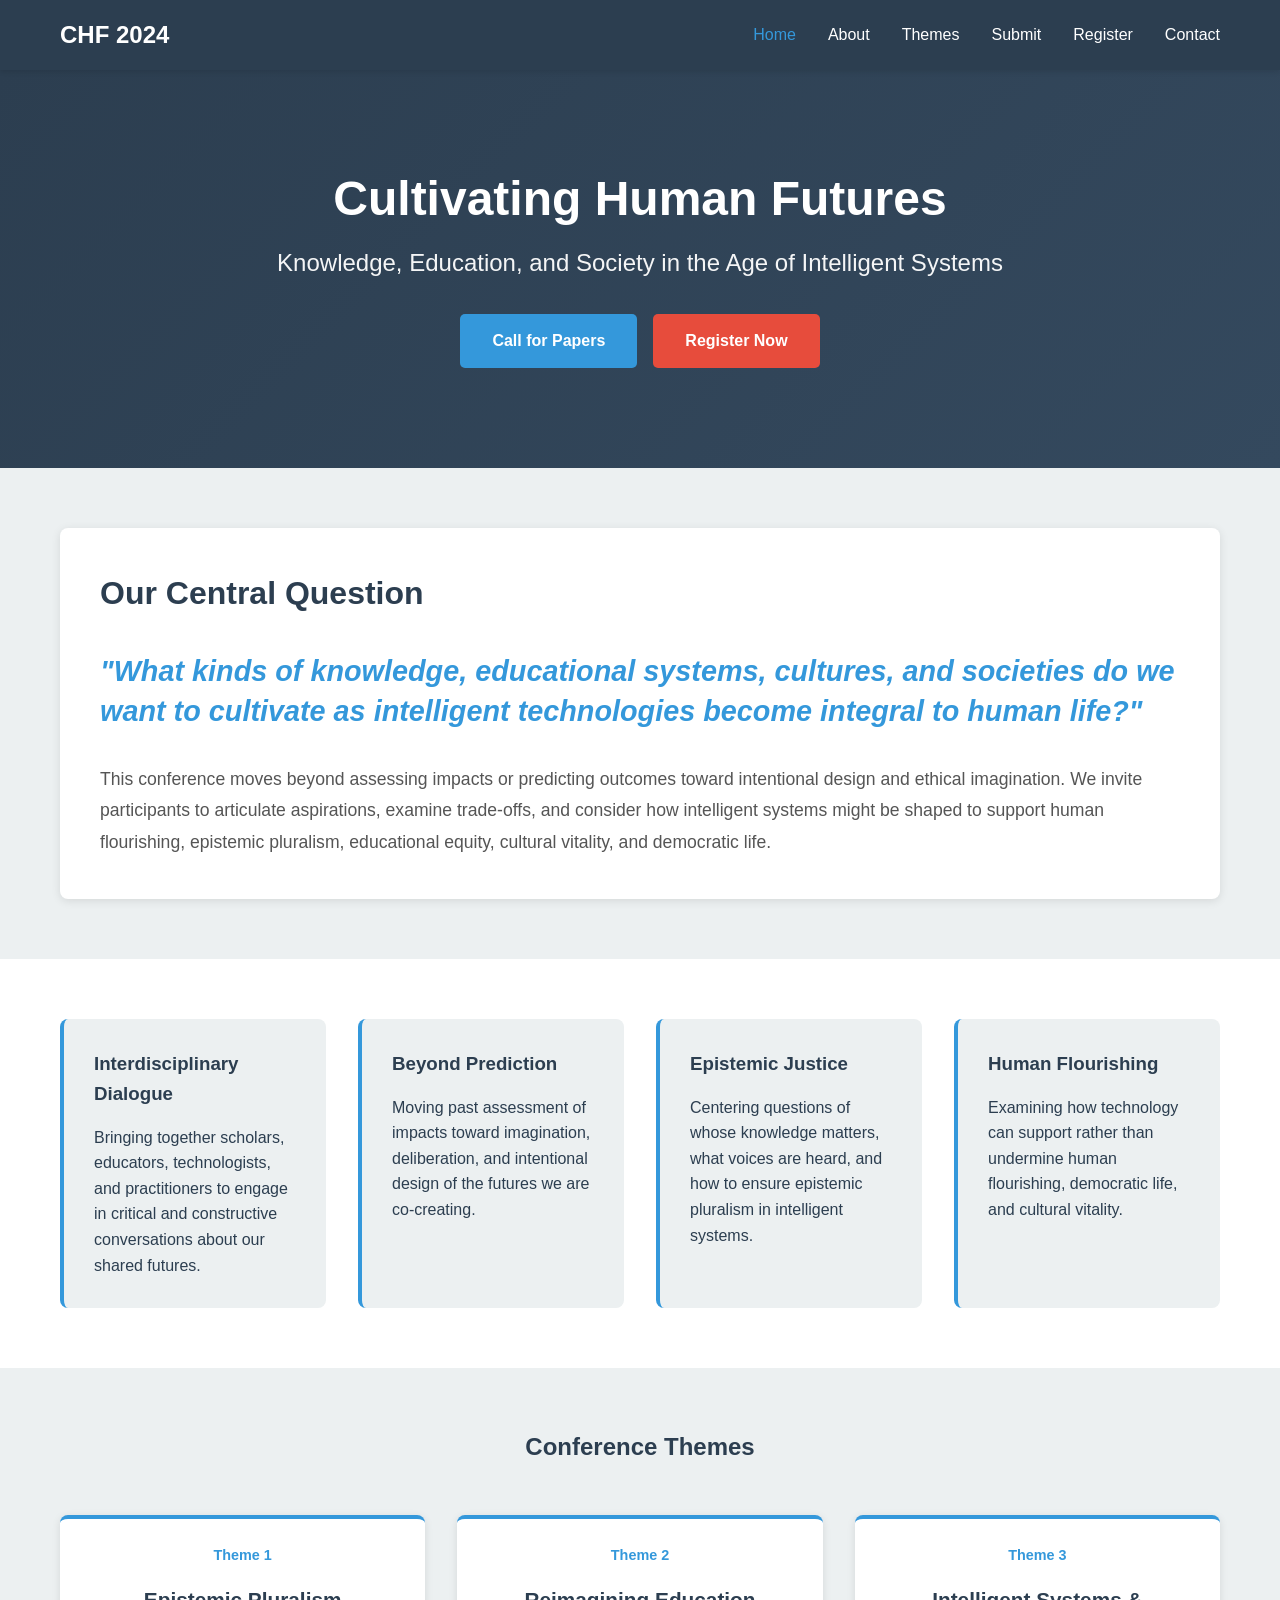
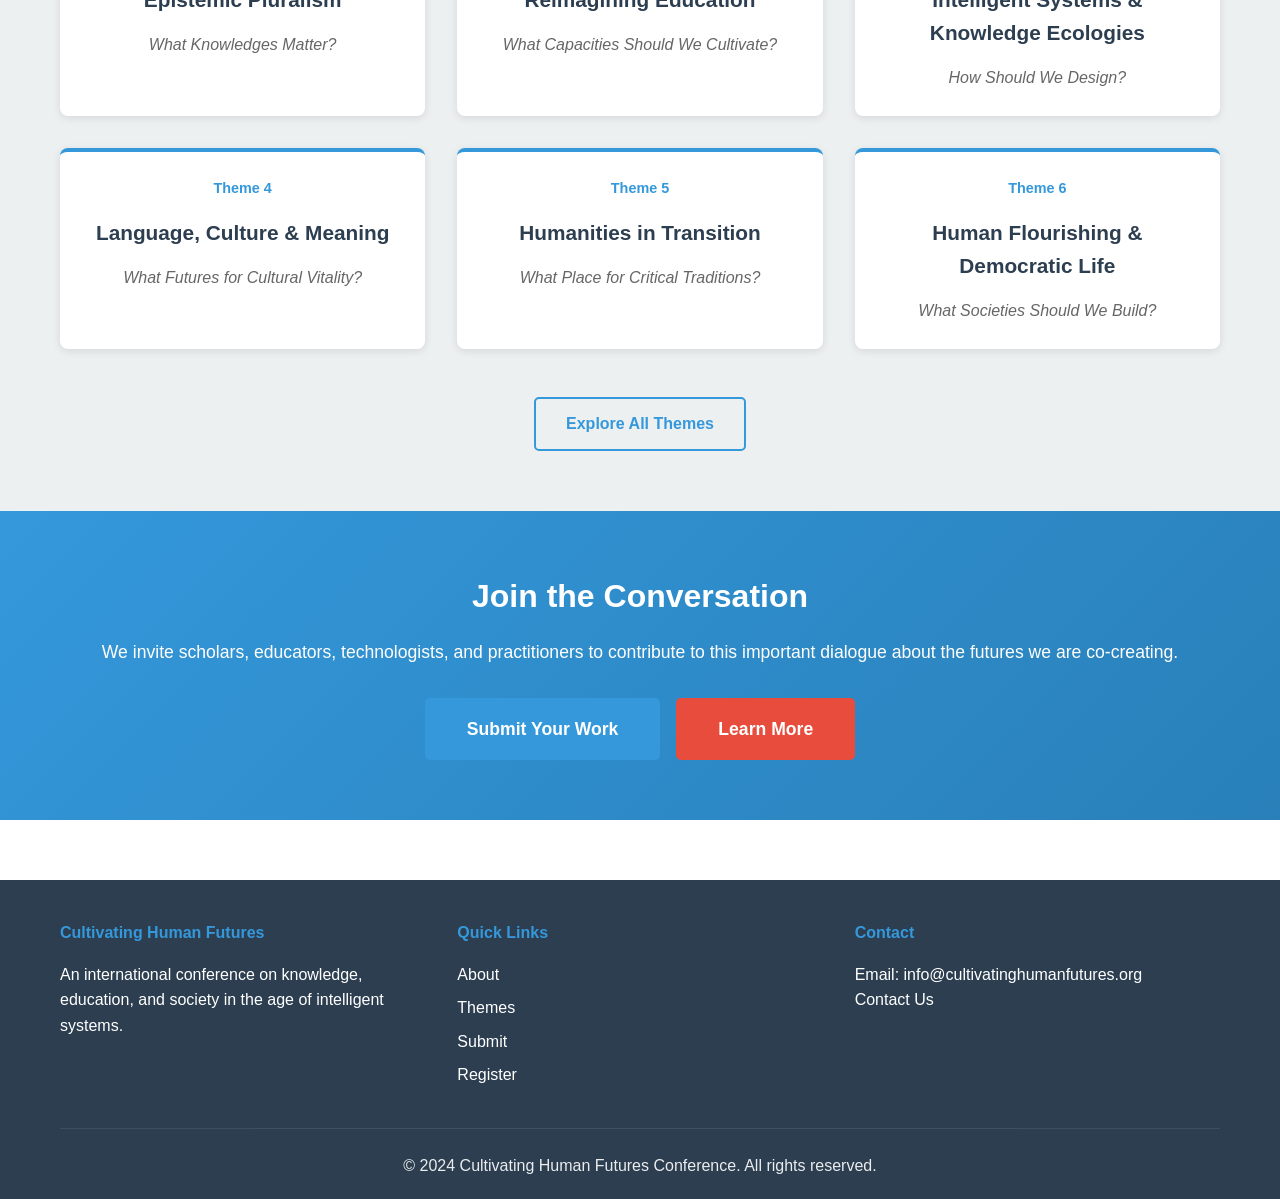
<file: index.html>
<!DOCTYPE html>
<html lang="en">
<head>
    <meta charset="UTF-8">
    <meta name="viewport" content="width=device-width, initial-scale=1.0">
    <title>Cultivating Human Futures - International Conference</title>
    <link rel="stylesheet" href="styles.css">
</head>
<body>
    <!-- Navigation -->
    <nav class="navbar">
        <div class="container">
            <div class="logo">
                <h1>CHF 2024</h1>
            </div>
            <ul class="nav-links">
                <li><a href="index.html" class="active">Home</a></li>
                <li><a href="about.html">About</a></li>
                <li><a href="themes.html">Themes</a></li>
                <li><a href="submit.html">Submit</a></li>
                <li><a href="register.html">Register</a></li>
                <li><a href="contact.html">Contact</a></li>
            </ul>
        </div>
    </nav>

    <!-- Hero Section -->
    <section class="hero">
        <div class="hero-content">
            <h1>Cultivating Human Futures</h1>
            <p class="subtitle">Knowledge, Education, and Society in the Age of Intelligent Systems</p>
            <div class="hero-buttons">
                <a href="submit.html" class="btn btn-primary">Call for Papers</a>
                <a href="register.html" class="btn btn-secondary">Register Now</a>
            </div>
        </div>
    </section>

    <!-- Central Question -->
    <section class="central-question">
        <div class="container">
            <div class="question-box">
                <h2>Our Central Question</h2>
                <p class="large-quote">
                    "What kinds of knowledge, educational systems, cultures, and societies do we want to cultivate as intelligent technologies become integral to human life?"
                </p>
                <p class="question-description">
                    This conference moves beyond assessing impacts or predicting outcomes toward intentional design and ethical imagination. We invite participants to articulate aspirations, examine trade-offs, and consider how intelligent systems might be shaped to support human flourishing, epistemic pluralism, educational equity, cultural vitality, and democratic life.
                </p>
            </div>
        </div>
    </section>

    <!-- About Preview -->
    <section class="about-preview">
        <div class="container">
            <div class="preview-grid">
                <div class="preview-card">
                    <h3>Interdisciplinary Dialogue</h3>
                    <p>Bringing together scholars, educators, technologists, and practitioners to engage in critical and constructive conversations about our shared futures.</p>
                </div>
                <div class="preview-card">
                    <h3>Beyond Prediction</h3>
                    <p>Moving past assessment of impacts toward imagination, deliberation, and intentional design of the futures we are co-creating.</p>
                </div>
                <div class="preview-card">
                    <h3>Epistemic Justice</h3>
                    <p>Centering questions of whose knowledge matters, what voices are heard, and how to ensure epistemic pluralism in intelligent systems.</p>
                </div>
                <div class="preview-card">
                    <h3>Human Flourishing</h3>
                    <p>Examining how technology can support rather than undermine human flourishing, democratic life, and cultural vitality.</p>
                </div>
            </div>
        </div>
    </section>

    <!-- Six Themes Preview -->
    <section class="themes-preview">
        <div class="container">
            <h2>Conference Themes</h2>
            <div class="themes-grid">
                <div class="theme-card">
                    <h4>Theme 1</h4>
                    <h3>Epistemic Pluralism</h3>
                    <p>What Knowledges Matter?</p>
                </div>
                <div class="theme-card">
                    <h4>Theme 2</h4>
                    <h3>Reimagining Education</h3>
                    <p>What Capacities Should We Cultivate?</p>
                </div>
                <div class="theme-card">
                    <h4>Theme 3</h4>
                    <h3>Intelligent Systems & Knowledge Ecologies</h3>
                    <p>How Should We Design?</p>
                </div>
                <div class="theme-card">
                    <h4>Theme 4</h4>
                    <h3>Language, Culture & Meaning</h3>
                    <p>What Futures for Cultural Vitality?</p>
                </div>
                <div class="theme-card">
                    <h4>Theme 5</h4>
                    <h3>Humanities in Transition</h3>
                    <p>What Place for Critical Traditions?</p>
                </div>
                <div class="theme-card">
                    <h4>Theme 6</h4>
                    <h3>Human Flourishing & Democratic Life</h3>
                    <p>What Societies Should We Build?</p>
                </div>
            </div>
            <div class="center">
                <a href="themes.html" class="btn btn-outline">Explore All Themes</a>
            </div>
        </div>
    </section>

    <!-- Call to Action -->
    <section class="cta">
        <div class="container">
            <h2>Join the Conversation</h2>
            <p>We invite scholars, educators, technologists, and practitioners to contribute to this important dialogue about the futures we are co-creating.</p>
            <div class="cta-buttons">
                <a href="submit.html" class="btn btn-primary btn-large">Submit Your Work</a>
                <a href="about.html" class="btn btn-secondary btn-large">Learn More</a>
            </div>
        </div>
    </section>

    <!-- Footer -->
    <footer>
        <div class="container">
            <div class="footer-content">
                <div class="footer-section">
                    <h4>Cultivating Human Futures</h4>
                    <p>An international conference on knowledge, education, and society in the age of intelligent systems.</p>
                </div>
                <div class="footer-section">
                    <h4>Quick Links</h4>
                    <ul>
                        <li><a href="about.html">About</a></li>
                        <li><a href="themes.html">Themes</a></li>
                        <li><a href="submit.html">Submit</a></li>
                        <li><a href="register.html">Register</a></li>
                    </ul>
                </div>
                <div class="footer-section">
                    <h4>Contact</h4>
                    <p>Email: info@cultivatinghumanfutures.org</p>
                    <p><a href="contact.html">Contact Us</a></p>
                </div>
            </div>
            <div class="footer-bottom">
                <p>&copy; 2024 Cultivating Human Futures Conference. All rights reserved.</p>
            </div>
        </div>
    </footer>

    <script src="script.js"></script>
</body>
</html>
</file>
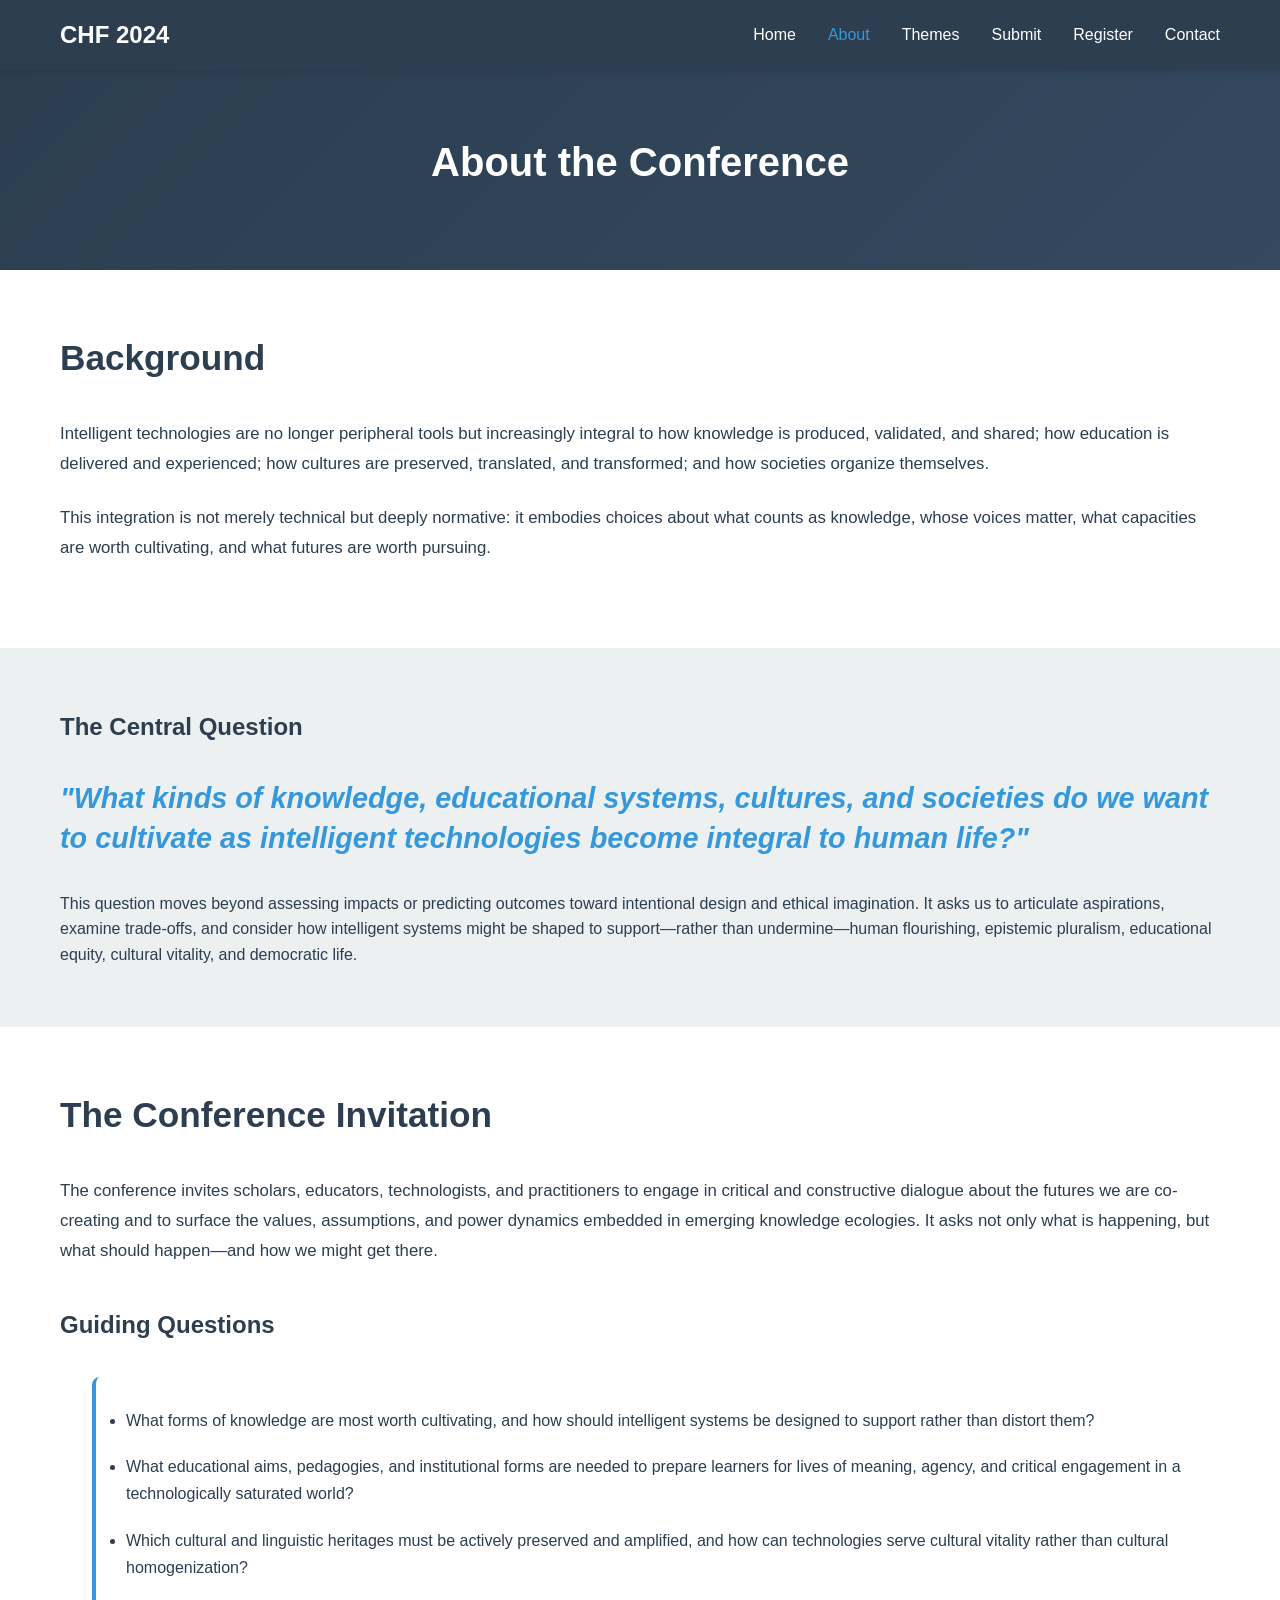
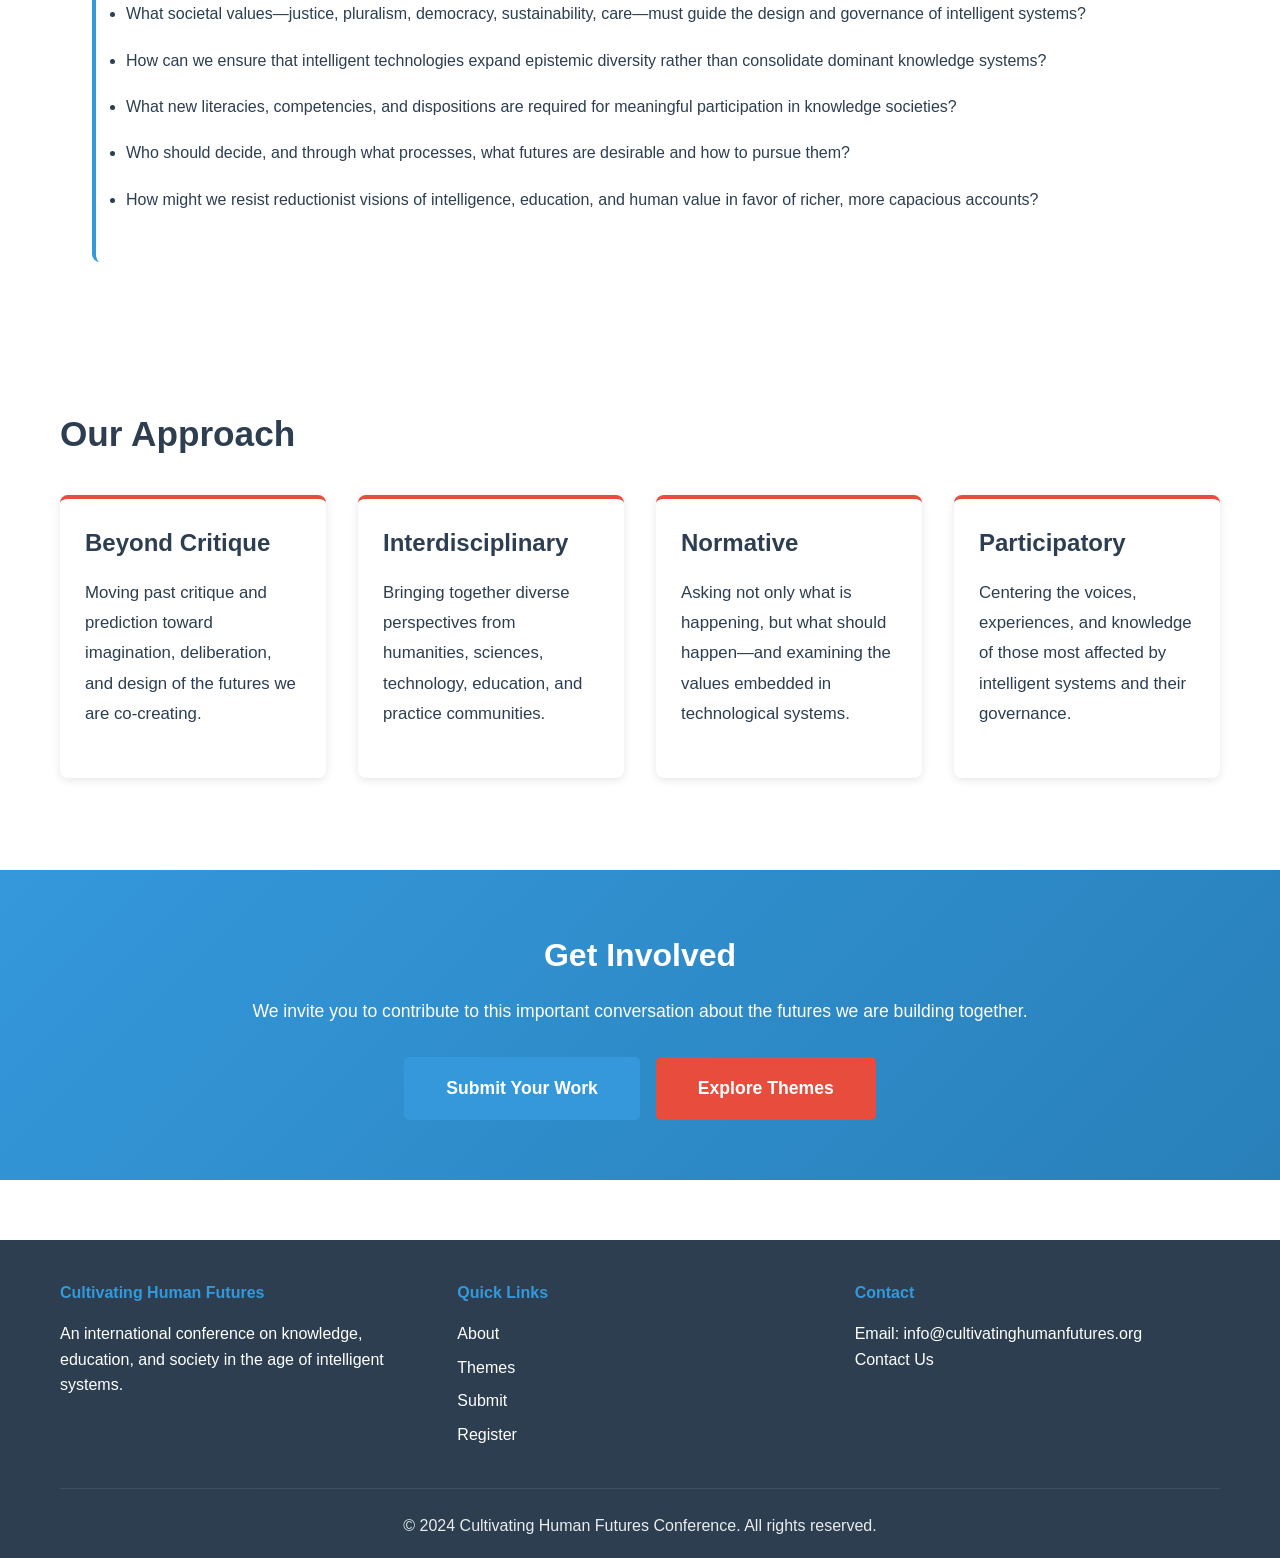
<file: about.html>
<!DOCTYPE html>
<html lang="en">
<head>
    <meta charset="UTF-8">
    <meta name="viewport" content="width=device-width, initial-scale=1.0">
    <title>About - Cultivating Human Futures</title>
    <link rel="stylesheet" href="styles.css">
</head>
<body>
    <!-- Navigation -->
    <nav class="navbar">
        <div class="container">
            <div class="logo">
                <h1>CHF 2024</h1>
            </div>
            <ul class="nav-links">
                <li><a href="index.html">Home</a></li>
                <li><a href="about.html" class="active">About</a></li>
                <li><a href="themes.html">Themes</a></li>
                <li><a href="submit.html">Submit</a></li>
                <li><a href="register.html">Register</a></li>
                <li><a href="contact.html">Contact</a></li>
            </ul>
        </div>
    </nav>

    <!-- Page Header -->
    <section class="page-header">
        <div class="container">
            <h1>About the Conference</h1>
        </div>
    </section>

    <!-- Background -->
    <section class="content">
        <div class="container">
            <h2>Background</h2>
            <p>
                Intelligent technologies are no longer peripheral tools but increasingly integral to how knowledge is produced, validated, and shared; how education is delivered and experienced; how cultures are preserved, translated, and transformed; and how societies organize themselves.
            </p>
            <p>
                This integration is not merely technical but deeply normative: it embodies choices about what counts as knowledge, whose voices matter, what capacities are worth cultivating, and what futures are worth pursuing.
            </p>
        </div>
    </section>

    <!-- Central Question -->
    <section class="central-question">
        <div class="container">
            <h2>The Central Question</h2>
            <p class="large-quote">
                "What kinds of knowledge, educational systems, cultures, and societies do we want to cultivate as intelligent technologies become integral to human life?"
            </p>
            <p>
                This question moves beyond assessing impacts or predicting outcomes toward intentional design and ethical imagination. It asks us to articulate aspirations, examine trade-offs, and consider how intelligent systems might be shaped to support—rather than undermine—human flourishing, epistemic pluralism, educational equity, cultural vitality, and democratic life.
            </p>
        </div>
    </section>

    <!-- Conference Invitation -->
    <section class="content">
        <div class="container">
            <h2>The Conference Invitation</h2>
            <p>
                The conference invites scholars, educators, technologists, and practitioners to engage in critical and constructive dialogue about the futures we are co-creating and to surface the values, assumptions, and power dynamics embedded in emerging knowledge ecologies. It asks not only what is happening, but what should happen—and how we might get there.
            </p>
            
            <h3 style="margin-top: 40px;">Guiding Questions</h3>
            <ul class="guiding-questions">
                <li>What forms of knowledge are most worth cultivating, and how should intelligent systems be designed to support rather than distort them?</li>
                <li>What educational aims, pedagogies, and institutional forms are needed to prepare learners for lives of meaning, agency, and critical engagement in a technologically saturated world?</li>
                <li>Which cultural and linguistic heritages must be actively preserved and amplified, and how can technologies serve cultural vitality rather than cultural homogenization?</li>
                <li>What societal values—justice, pluralism, democracy, sustainability, care—must guide the design and governance of intelligent systems?</li>
                <li>How can we ensure that intelligent technologies expand epistemic diversity rather than consolidate dominant knowledge systems?</li>
                <li>What new literacies, competencies, and dispositions are required for meaningful participation in knowledge societies?</li>
                <li>Who should decide, and through what processes, what futures are desirable and how to pursue them?</li>
                <li>How might we resist reductionist visions of intelligence, education, and human value in favor of richer, more capacious accounts?</li>
            </ul>
        </div>
    </section>

    <!-- Conference Approach -->
    <section class="content alt-bg">
        <div class="container">
            <h2>Our Approach</h2>
            <div class="approach-grid">
                <div class="approach-card">
                    <h3>Beyond Critique</h3>
                    <p>Moving past critique and prediction toward imagination, deliberation, and design of the futures we are co-creating.</p>
                </div>
                <div class="approach-card">
                    <h3>Interdisciplinary</h3>
                    <p>Bringing together diverse perspectives from humanities, sciences, technology, education, and practice communities.</p>
                </div>
                <div class="approach-card">
                    <h3>Normative</h3>
                    <p>Asking not only what is happening, but what should happen—and examining the values embedded in technological systems.</p>
                </div>
                <div class="approach-card">
                    <h3>Participatory</h3>
                    <p>Centering the voices, experiences, and knowledge of those most affected by intelligent systems and their governance.</p>
                </div>
            </div>
        </div>
    </section>

    <!-- Call to Action -->
    <section class="cta">
        <div class="container">
            <h2>Get Involved</h2>
            <p>We invite you to contribute to this important conversation about the futures we are building together.</p>
            <div class="cta-buttons">
                <a href="submit.html" class="btn btn-primary btn-large">Submit Your Work</a>
                <a href="themes.html" class="btn btn-secondary btn-large">Explore Themes</a>
            </div>
        </div>
    </section>

    <!-- Footer -->
    <footer>
        <div class="container">
            <div class="footer-content">
                <div class="footer-section">
                    <h4>Cultivating Human Futures</h4>
                    <p>An international conference on knowledge, education, and society in the age of intelligent systems.</p>
                </div>
                <div class="footer-section">
                    <h4>Quick Links</h4>
                    <ul>
                        <li><a href="about.html">About</a></li>
                        <li><a href="themes.html">Themes</a></li>
                        <li><a href="submit.html">Submit</a></li>
                        <li><a href="register.html">Register</a></li>
                    </ul>
                </div>
                <div class="footer-section">
                    <h4>Contact</h4>
                    <p>Email: info@cultivatinghumanfutures.org</p>
                    <p><a href="contact.html">Contact Us</a></p>
                </div>
            </div>
            <div class="footer-bottom">
                <p>&copy; 2024 Cultivating Human Futures Conference. All rights reserved.</p>
            </div>
        </div>
    </footer>

    <script src="script.js"></script>
</body>
</html>
</file>
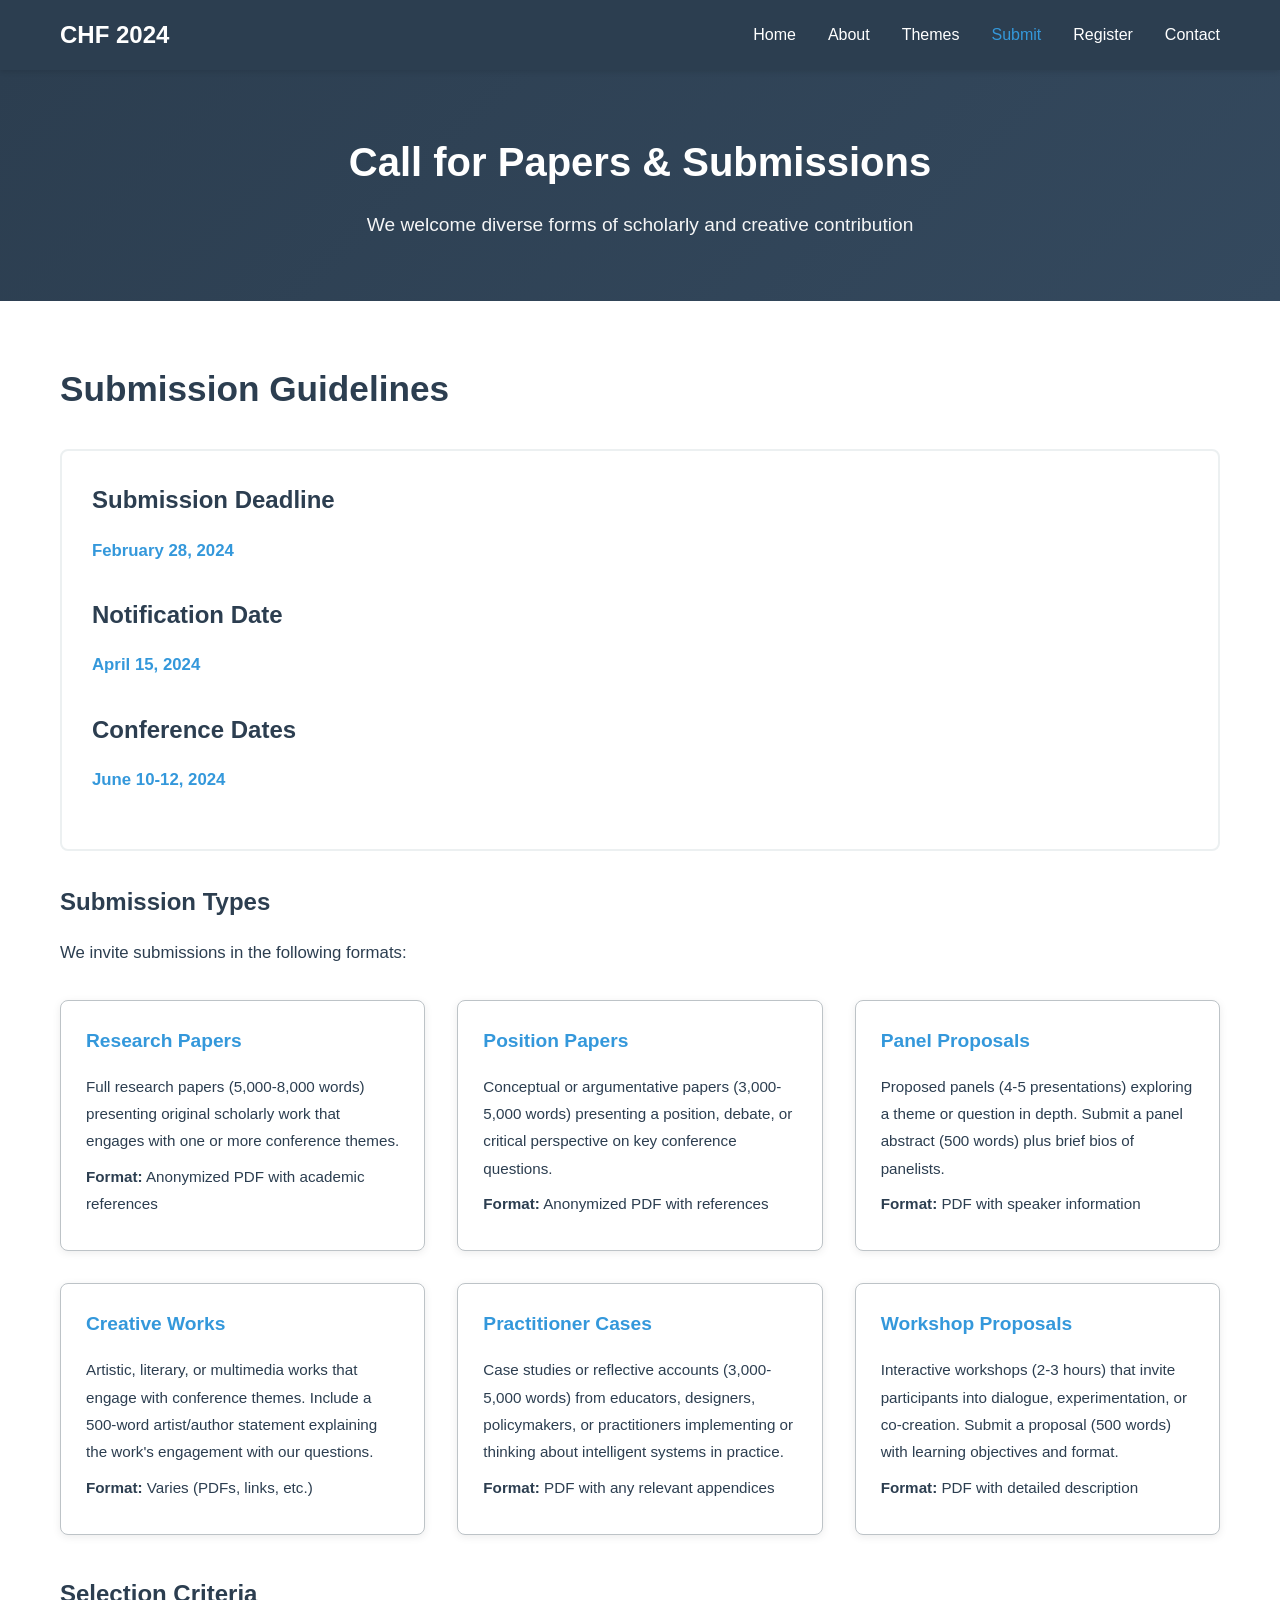
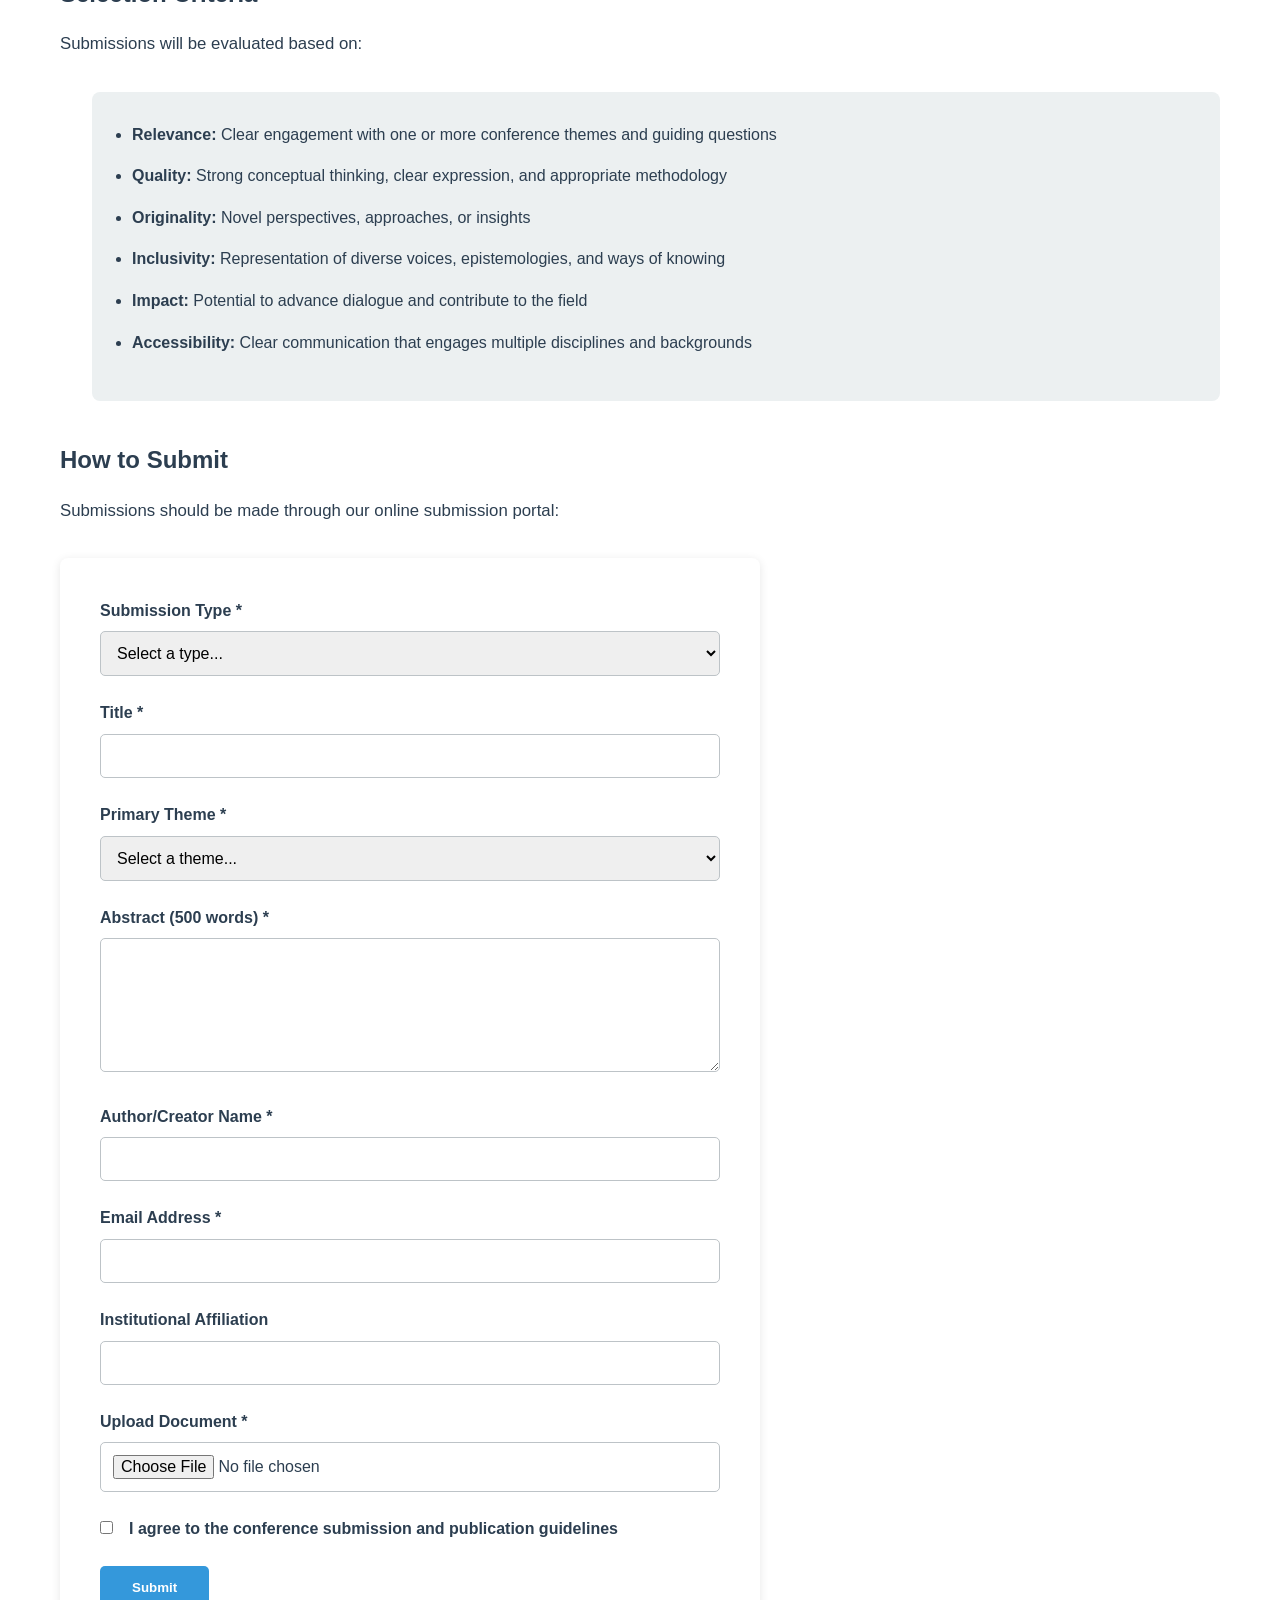
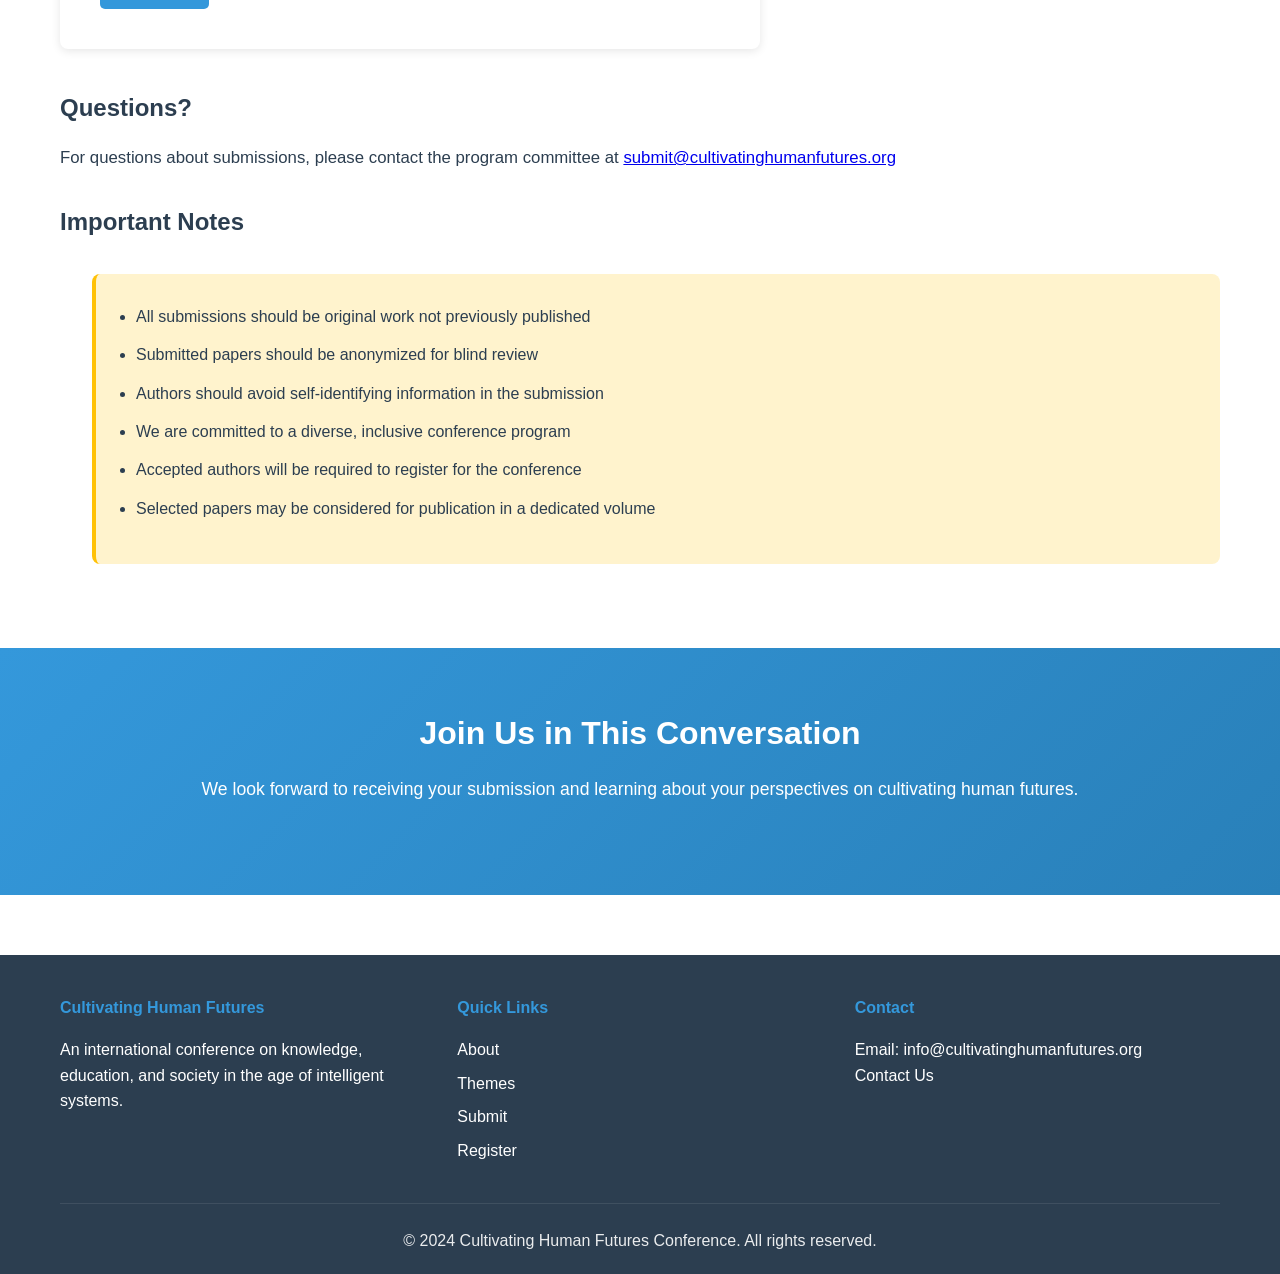
<file: submit.html>
<!DOCTYPE html>
<html lang="en">
<head>
    <meta charset="UTF-8">
    <meta name="viewport" content="width=device-width, initial-scale=1.0">
    <title>Submit - Cultivating Human Futures</title>
    <link rel="stylesheet" href="styles.css">
</head>
<body>
    <!-- Navigation -->
    <nav class="navbar">
        <div class="container">
            <div class="logo">
                <h1>CHF 2024</h1>
            </div>
            <ul class="nav-links">
                <li><a href="index.html">Home</a></li>
                <li><a href="about.html">About</a></li>
                <li><a href="themes.html">Themes</a></li>
                <li><a href="submit.html" class="active">Submit</a></li>
                <li><a href="register.html">Register</a></li>
                <li><a href="contact.html">Contact</a></li>
            </ul>
        </div>
    </nav>

    <!-- Page Header -->
    <section class="page-header">
        <div class="container">
            <h1>Call for Papers & Submissions</h1>
            <p>We welcome diverse forms of scholarly and creative contribution</p>
        </div>
    </section>

    <!-- Main Content -->
    <section class="content">
        <div class="container">
            <h2>Submission Guidelines</h2>
            
            <div class="submission-info">
                <h3>Submission Deadline</h3>
                <p class="highlight">February 28, 2024</p>
                
                <h3 style="margin-top: 30px;">Notification Date</h3>
                <p class="highlight">April 15, 2024</p>
                
                <h3 style="margin-top: 30px;">Conference Dates</h3>
                <p class="highlight">June 10-12, 2024</p>
            </div>

            <h3>Submission Types</h3>
            <p>We invite submissions in the following formats:</p>
            
            <div class="submission-types">
                <div class="submission-type">
                    <h4>Research Papers</h4>
                    <p>Full research papers (5,000-8,000 words) presenting original scholarly work that engages with one or more conference themes.</p>
                    <p><strong>Format:</strong> Anonymized PDF with academic references</p>
                </div>
                
                <div class="submission-type">
                    <h4>Position Papers</h4>
                    <p>Conceptual or argumentative papers (3,000-5,000 words) presenting a position, debate, or critical perspective on key conference questions.</p>
                    <p><strong>Format:</strong> Anonymized PDF with references</p>
                </div>
                
                <div class="submission-type">
                    <h4>Panel Proposals</h4>
                    <p>Proposed panels (4-5 presentations) exploring a theme or question in depth. Submit a panel abstract (500 words) plus brief bios of panelists.</p>
                    <p><strong>Format:</strong> PDF with speaker information</p>
                </div>
                
                <div class="submission-type">
                    <h4>Creative Works</h4>
                    <p>Artistic, literary, or multimedia works that engage with conference themes. Include a 500-word artist/author statement explaining the work's engagement with our questions.</p>
                    <p><strong>Format:</strong> Varies (PDFs, links, etc.)</p>
                </div>
                
                <div class="submission-type">
                    <h4>Practitioner Cases</h4>
                    <p>Case studies or reflective accounts (3,000-5,000 words) from educators, designers, policymakers, or practitioners implementing or thinking about intelligent systems in practice.</p>
                    <p><strong>Format:</strong> PDF with any relevant appendices</p>
                </div>
                
                <div class="submission-type">
                    <h4>Workshop Proposals</h4>
                    <p>Interactive workshops (2-3 hours) that invite participants into dialogue, experimentation, or co-creation. Submit a proposal (500 words) with learning objectives and format.</p>
                    <p><strong>Format:</strong> PDF with detailed description</p>
                </div>
            </div>

            <h3 style="margin-top: 40px;">Selection Criteria</h3>
            <p>Submissions will be evaluated based on:</p>
            <ul class="criteria-list">
                <li><strong>Relevance:</strong> Clear engagement with one or more conference themes and guiding questions</li>
                <li><strong>Quality:</strong> Strong conceptual thinking, clear expression, and appropriate methodology</li>
                <li><strong>Originality:</strong> Novel perspectives, approaches, or insights</li>
                <li><strong>Inclusivity:</strong> Representation of diverse voices, epistemologies, and ways of knowing</li>
                <li><strong>Impact:</strong> Potential to advance dialogue and contribute to the field</li>
                <li><strong>Accessibility:</strong> Clear communication that engages multiple disciplines and backgrounds</li>
            </ul>

            <h3 style="margin-top: 40px;">How to Submit</h3>
            <p>Submissions should be made through our online submission portal:</p>
            
            <div class="submission-form">
                <form id="submissionForm" method="POST" action="/submit">
                    <div class="form-group">
                        <label for="submissionType">Submission Type *</label>
                        <select id="submissionType" name="submissionType" required>
                            <option value="">Select a type...</option>
                            <option value="research-paper">Research Paper</option>
                            <option value="position-paper">Position Paper</option>
                            <option value="panel">Panel Proposal</option>
                            <option value="creative">Creative Work</option>
                            <option value="practitioner">Practitioner Case</option>
                            <option value="workshop">Workshop Proposal</option>
                        </select>
                    </div>

                    <div class="form-group">
                        <label for="title">Title *</label>
                        <input type="text" id="title" name="title" required>
                    </div>

                    <div class="form-group">
                        <label for="theme">Primary Theme *</label>
                        <select id="theme" name="theme" required>
                            <option value="">Select a theme...</option>
                            <option value="theme1">Theme 1: Epistemic Pluralism</option>
                            <option value="theme2">Theme 2: Reimagining Education</option>
                            <option value="theme3">Theme 3: Intelligent Systems & Knowledge Ecologies</option>
                            <option value="theme4">Theme 4: Language, Culture & Meaning</option>
                            <option value="theme5">Theme 5: Humanities in Transition</option>
                            <option value="theme6">Theme 6: Human Flourishing & Democratic Life</option>
                        </select>
                    </div>

                    <div class="form-group">
                        <label for="abstract">Abstract (500 words) *</label>
                        <textarea id="abstract" name="abstract" rows="6" required></textarea>
                    </div>

                    <div class="form-group">
                        <label for="author">Author/Creator Name *</label>
                        <input type="text" id="author" name="author" required>
                    </div>

                    <div class="form-group">
                        <label for="email">Email Address *</label>
                        <input type="email" id="email" name="email" required>
                    </div>

                    <div class="form-group">
                        <label for="institution">Institutional Affiliation</label>
                        <input type="text" id="institution" name="institution">
                    </div>

                    <div class="form-group">
                        <label for="file">Upload Document *</label>
                        <input type="file" id="file" name="file" accept=".pdf,.doc,.docx" required>
                    </div>

                    <div class="form-group checkbox">
                        <input type="checkbox" id="agree" name="agree" required>
                        <label for="agree">I agree to the conference submission and publication guidelines</label>
                    </div>

                    <button type="submit" class="btn btn-primary">Submit</button>
                </form>
            </div>

            <h3 style="margin-top: 40px;">Questions?</h3>
            <p>
                For questions about submissions, please contact the program committee at 
                <a href="mailto:submit@cultivatinghumanfutures.org">submit@cultivatinghumanfutures.org</a>
            </p>

            <h3 style="margin-top: 30px;">Important Notes</h3>
            <ul class="important-notes">
                <li>All submissions should be original work not previously published</li>
                <li>Submitted papers should be anonymized for blind review</li>
                <li>Authors should avoid self-identifying information in the submission</li>
                <li>We are committed to a diverse, inclusive conference program</li>
                <li>Accepted authors will be required to register for the conference</li>
                <li>Selected papers may be considered for publication in a dedicated volume</li>
            </ul>
        </div>
    </section>

    <!-- Call to Action -->
    <section class="cta">
        <div class="container">
            <h2>Join Us in This Conversation</h2>
            <p>We look forward to receiving your submission and learning about your perspectives on cultivating human futures.</p>
        </div>
    </section>

    <!-- Footer -->
    <footer>
        <div class="container">
            <div class="footer-content">
                <div class="footer-section">
                    <h4>Cultivating Human Futures</h4>
                    <p>An international conference on knowledge, education, and society in the age of intelligent systems.</p>
                </div>
                <div class="footer-section">
                    <h4>Quick Links</h4>
                    <ul>
                        <li><a href="about.html">About</a></li>
                        <li><a href="themes.html">Themes</a></li>
                        <li><a href="submit.html">Submit</a></li>
                        <li><a href="register.html">Register</a></li>
                    </ul>
                </div>
                <div class="footer-section">
                    <h4>Contact</h4>
                    <p>Email: info@cultivatinghumanfutures.org</p>
                    <p><a href="contact.html">Contact Us</a></p>
                </div>
            </div>
            <div class="footer-bottom">
                <p>&copy; 2024 Cultivating Human Futures Conference. All rights reserved.</p>
            </div>
        </div>
    </footer>

    <script src="script.js"></script>
</body>
</html>
</file>
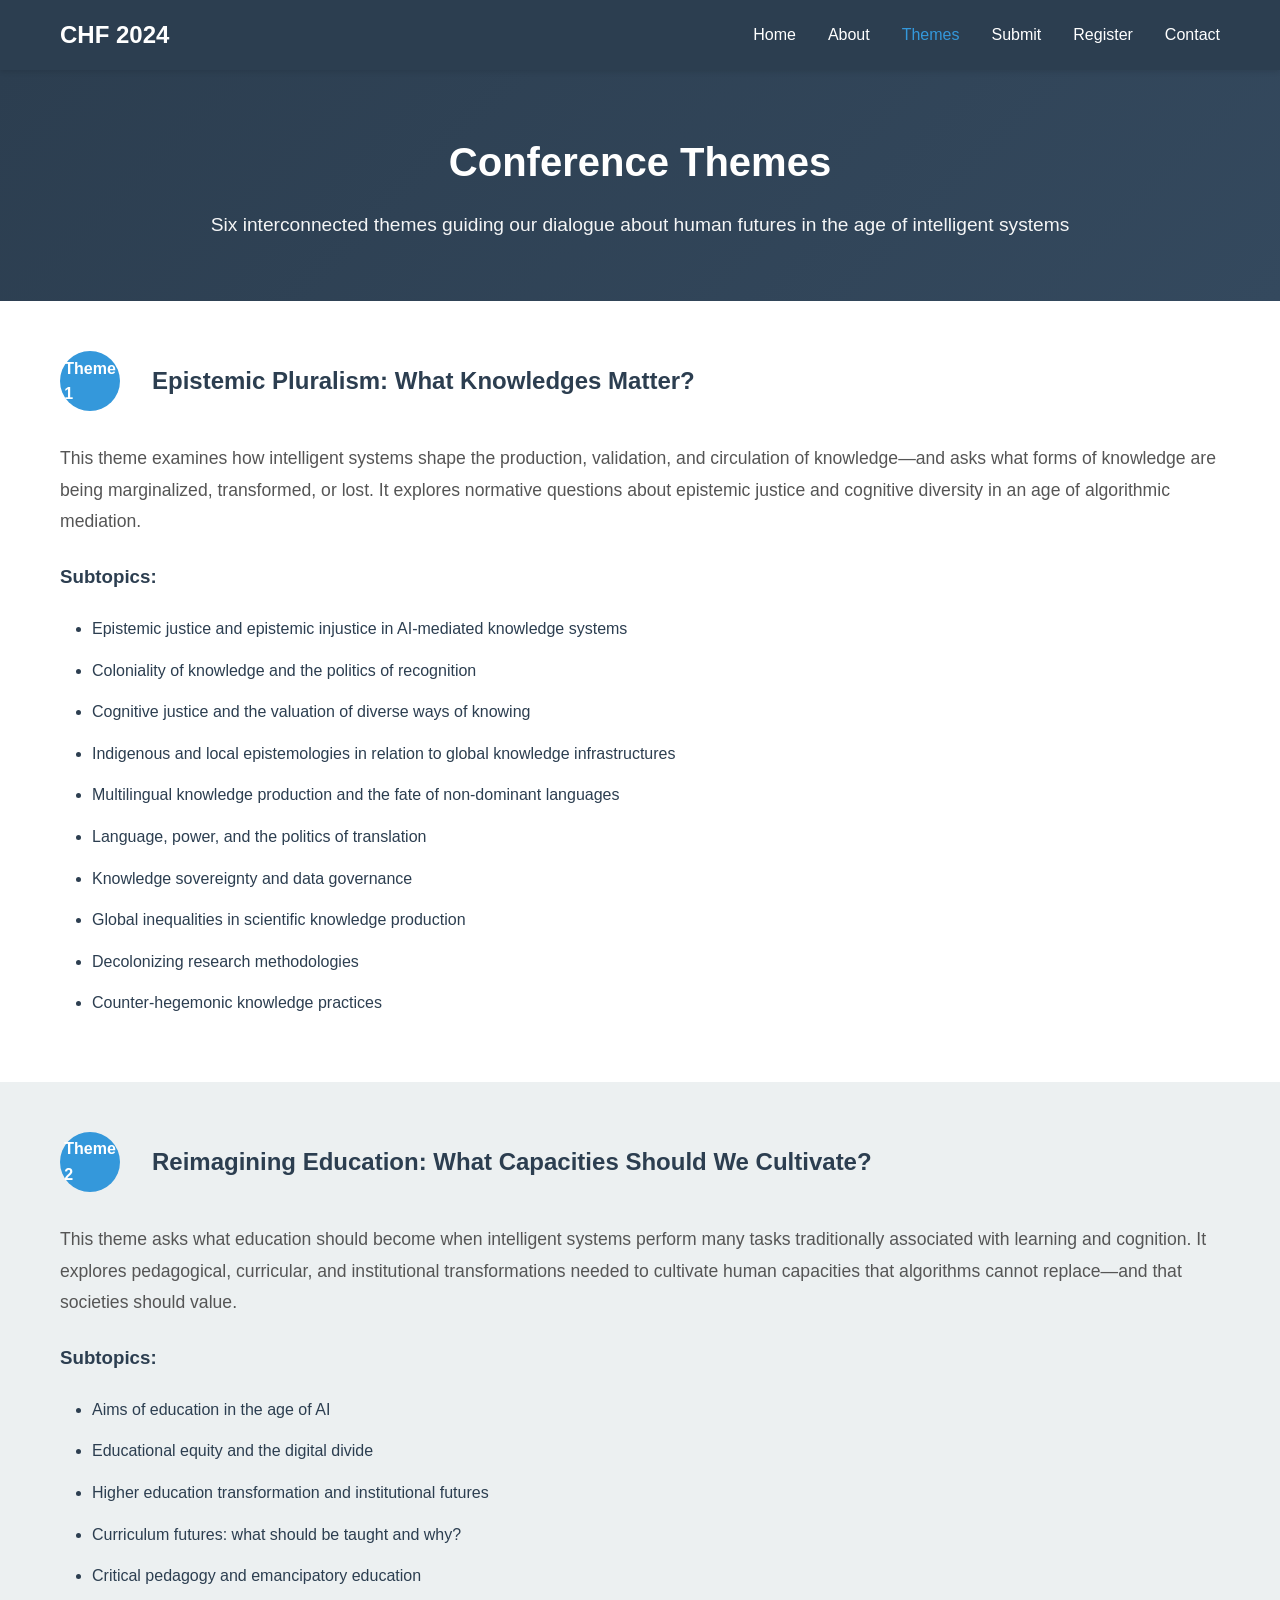
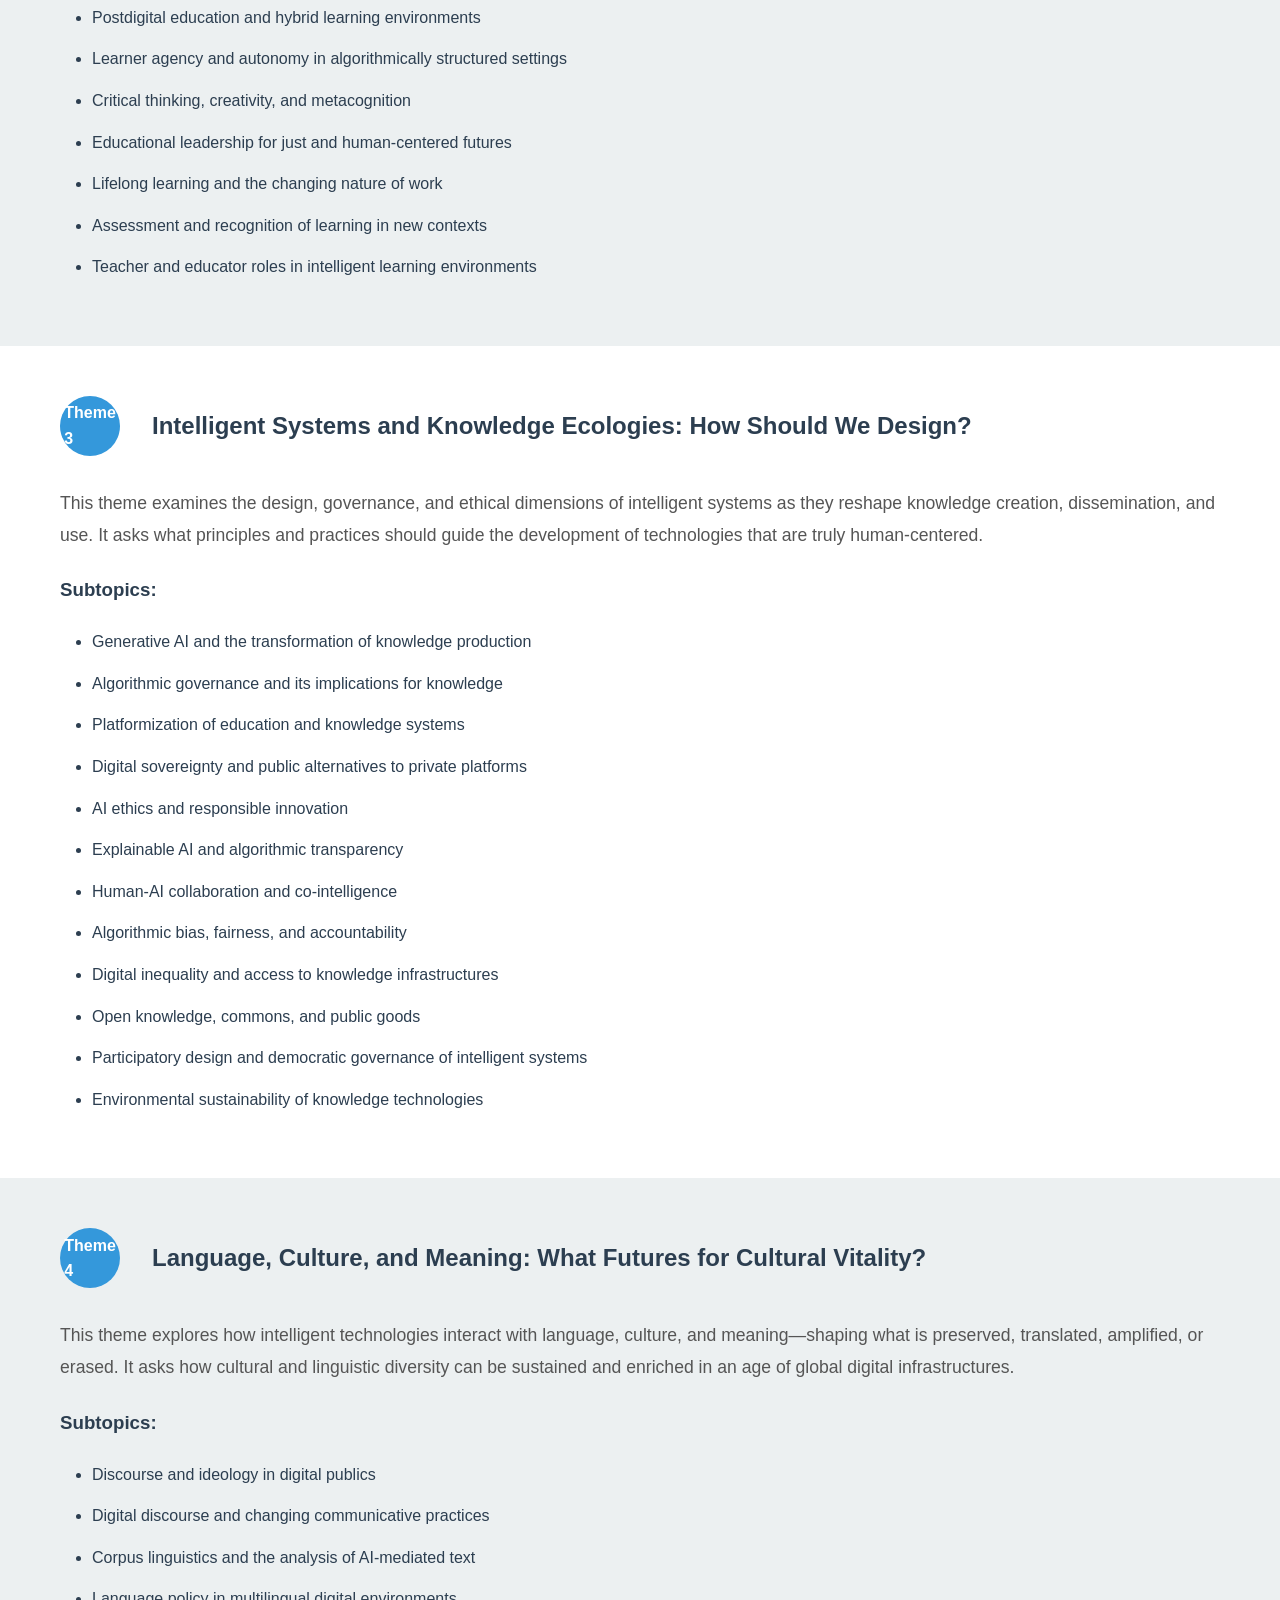
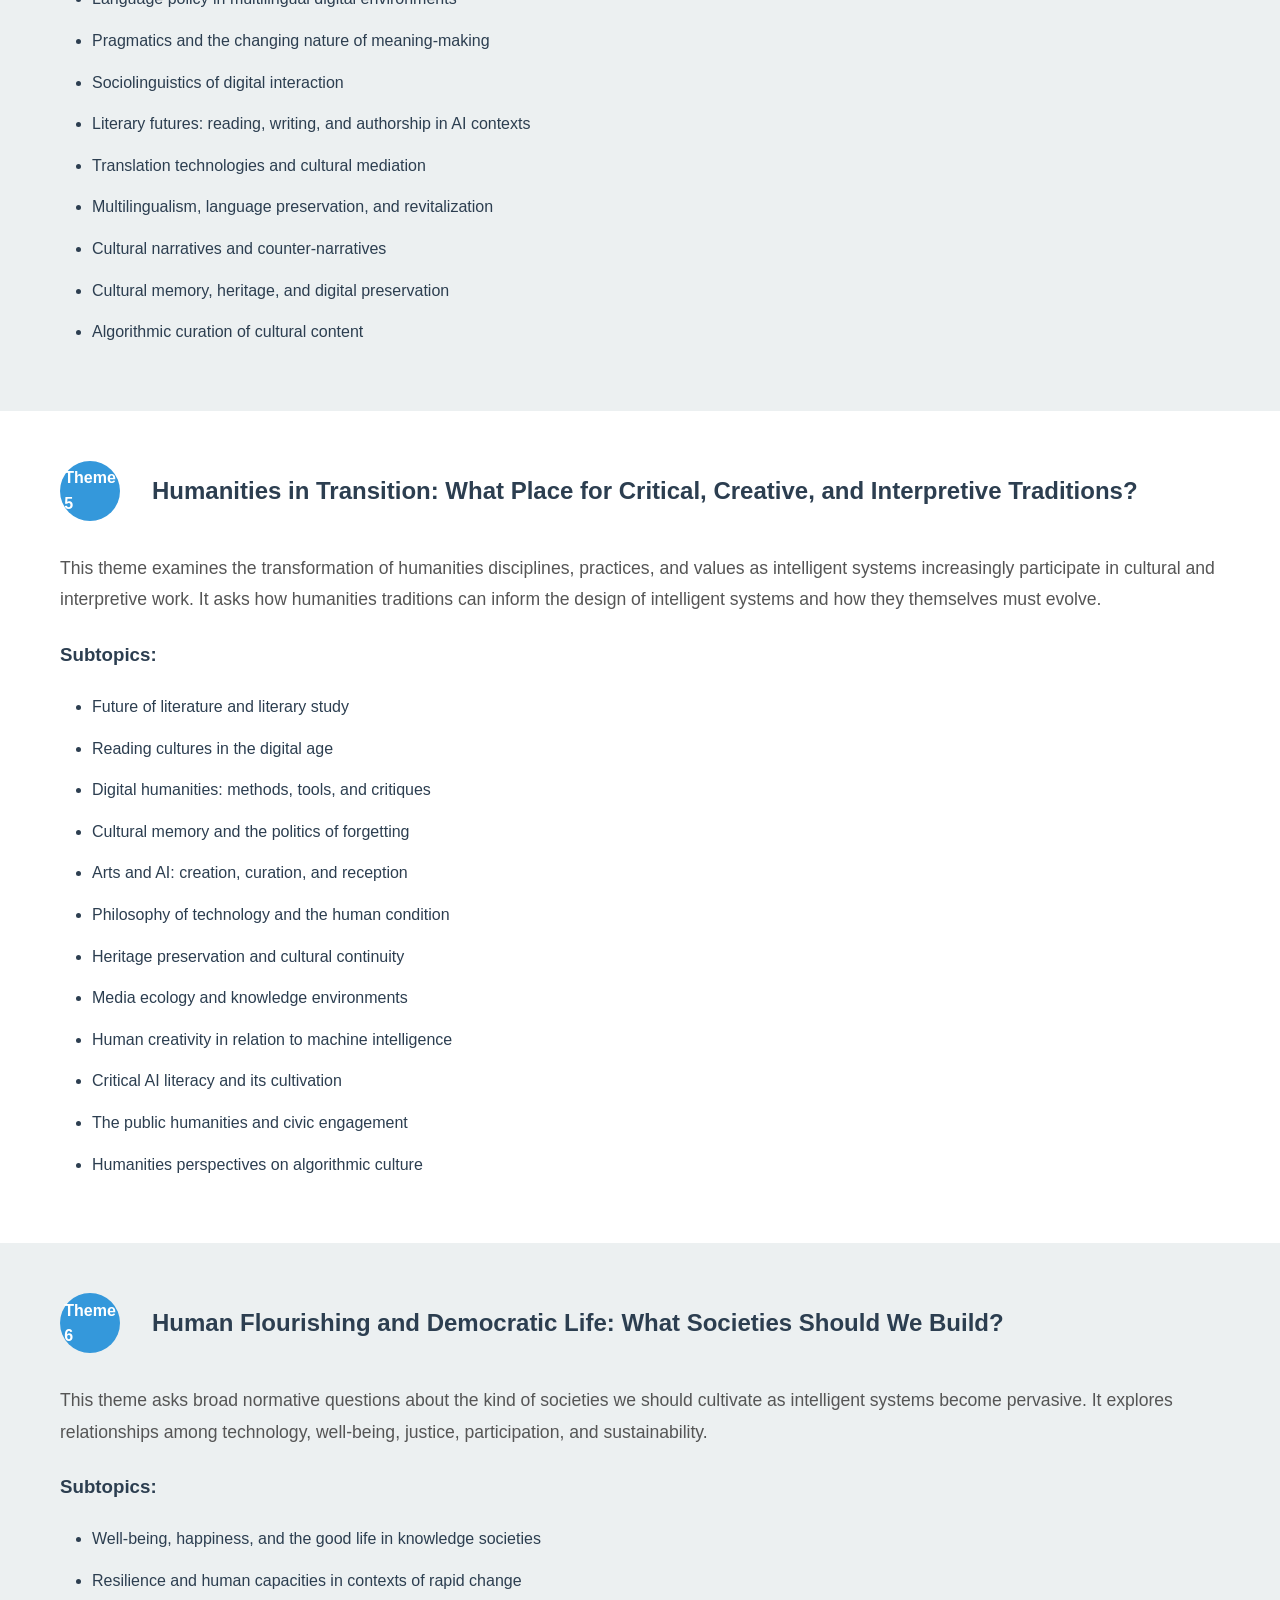
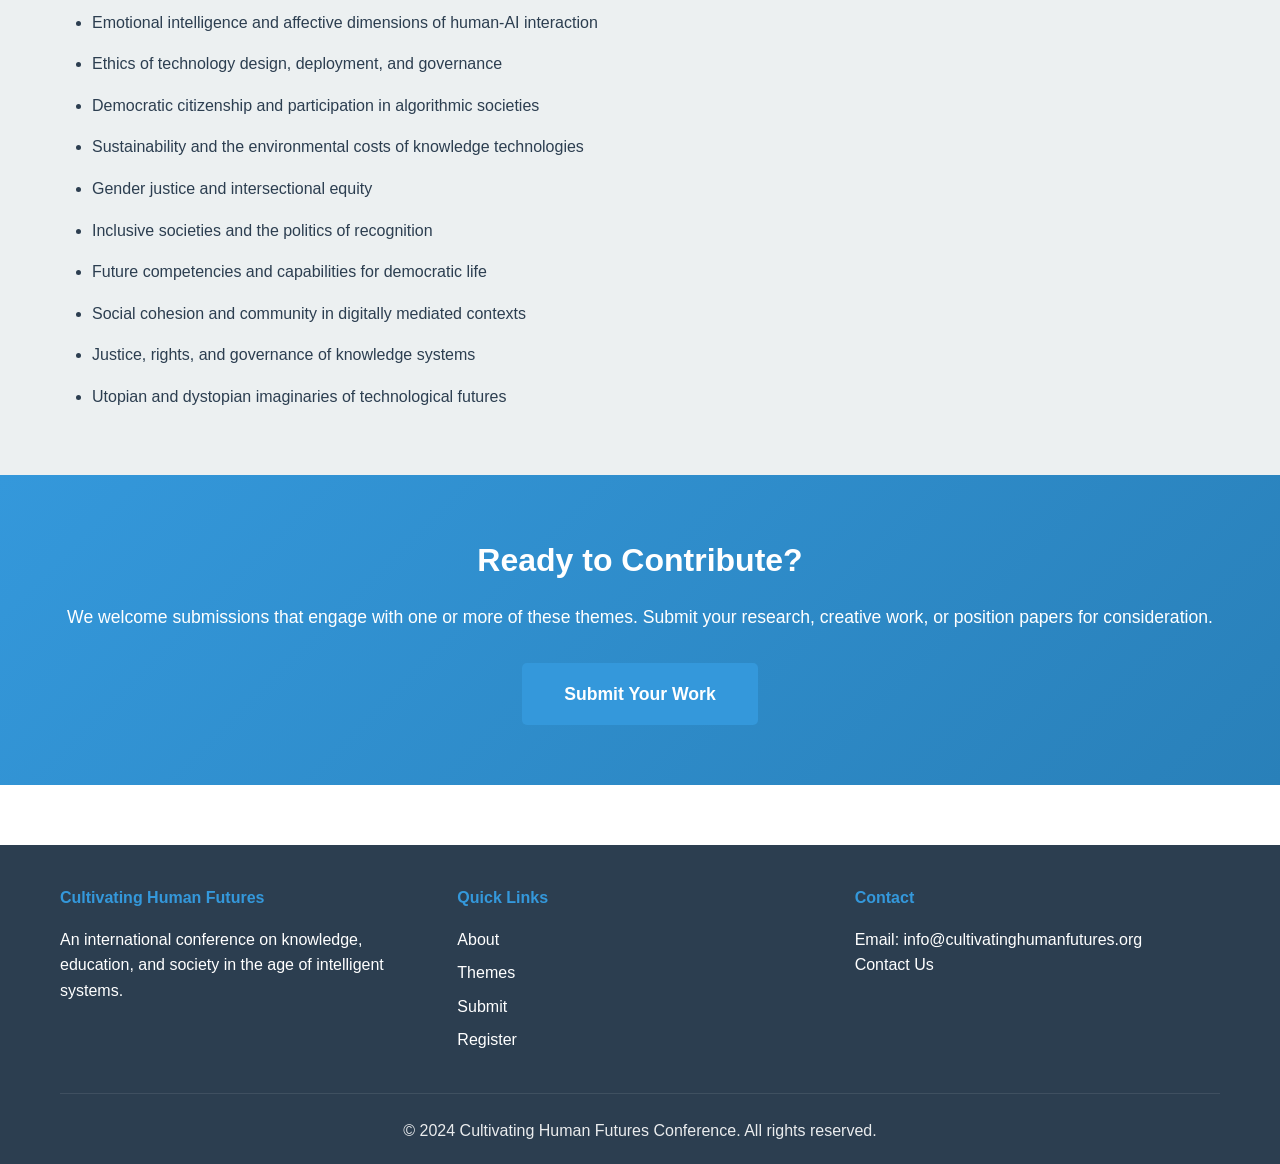
<file: themes.html>
<!DOCTYPE html>
<html lang="en">
<head>
    <meta charset="UTF-8">
    <meta name="viewport" content="width=device-width, initial-scale=1.0">
    <title>Conference Themes - Cultivating Human Futures</title>
    <link rel="stylesheet" href="styles.css">
</head>
<body>
    <!-- Navigation -->
    <nav class="navbar">
        <div class="container">
            <div class="logo">
                <h1>CHF 2024</h1>
            </div>
            <ul class="nav-links">
                <li><a href="index.html">Home</a></li>
                <li><a href="about.html">About</a></li>
                <li><a href="themes.html" class="active">Themes</a></li>
                <li><a href="submit.html">Submit</a></li>
                <li><a href="register.html">Register</a></li>
                <li><a href="contact.html">Contact</a></li>
            </ul>
        </div>
    </nav>

    <!-- Page Header -->
    <section class="page-header">
        <div class="container">
            <h1>Conference Themes</h1>
            <p>Six interconnected themes guiding our dialogue about human futures in the age of intelligent systems</p>
        </div>
    </section>

    <!-- Theme 1 -->
    <section class="theme-section">
        <div class="container">
            <div class="theme-header">
                <span class="theme-number">Theme 1</span>
                <h2>Epistemic Pluralism: What Knowledges Matter?</h2>
            </div>
            <p class="theme-intro">
                This theme examines how intelligent systems shape the production, validation, and circulation of knowledge—and asks what forms of knowledge are being marginalized, transformed, or lost. It explores normative questions about epistemic justice and cognitive diversity in an age of algorithmic mediation.
            </p>
            <h3>Subtopics:</h3>
            <ul class="subtopics">
                <li>Epistemic justice and epistemic injustice in AI-mediated knowledge systems</li>
                <li>Coloniality of knowledge and the politics of recognition</li>
                <li>Cognitive justice and the valuation of diverse ways of knowing</li>
                <li>Indigenous and local epistemologies in relation to global knowledge infrastructures</li>
                <li>Multilingual knowledge production and the fate of non-dominant languages</li>
                <li>Language, power, and the politics of translation</li>
                <li>Knowledge sovereignty and data governance</li>
                <li>Global inequalities in scientific knowledge production</li>
                <li>Decolonizing research methodologies</li>
                <li>Counter-hegemonic knowledge practices</li>
            </ul>
        </div>
    </section>

    <!-- Theme 2 -->
    <section class="theme-section alt-bg">
        <div class="container">
            <div class="theme-header">
                <span class="theme-number">Theme 2</span>
                <h2>Reimagining Education: What Capacities Should We Cultivate?</h2>
            </div>
            <p class="theme-intro">
                This theme asks what education should become when intelligent systems perform many tasks traditionally associated with learning and cognition. It explores pedagogical, curricular, and institutional transformations needed to cultivate human capacities that algorithms cannot replace—and that societies should value.
            </p>
            <h3>Subtopics:</h3>
            <ul class="subtopics">
                <li>Aims of education in the age of AI</li>
                <li>Educational equity and the digital divide</li>
                <li>Higher education transformation and institutional futures</li>
                <li>Curriculum futures: what should be taught and why?</li>
                <li>Critical pedagogy and emancipatory education</li>
                <li>Postdigital education and hybrid learning environments</li>
                <li>Learner agency and autonomy in algorithmically structured settings</li>
                <li>Critical thinking, creativity, and metacognition</li>
                <li>Educational leadership for just and human-centered futures</li>
                <li>Lifelong learning and the changing nature of work</li>
                <li>Assessment and recognition of learning in new contexts</li>
                <li>Teacher and educator roles in intelligent learning environments</li>
            </ul>
        </div>
    </section>

    <!-- Theme 3 -->
    <section class="theme-section">
        <div class="container">
            <div class="theme-header">
                <span class="theme-number">Theme 3</span>
                <h2>Intelligent Systems and Knowledge Ecologies: How Should We Design?</h2>
            </div>
            <p class="theme-intro">
                This theme examines the design, governance, and ethical dimensions of intelligent systems as they reshape knowledge creation, dissemination, and use. It asks what principles and practices should guide the development of technologies that are truly human-centered.
            </p>
            <h3>Subtopics:</h3>
            <ul class="subtopics">
                <li>Generative AI and the transformation of knowledge production</li>
                <li>Algorithmic governance and its implications for knowledge</li>
                <li>Platformization of education and knowledge systems</li>
                <li>Digital sovereignty and public alternatives to private platforms</li>
                <li>AI ethics and responsible innovation</li>
                <li>Explainable AI and algorithmic transparency</li>
                <li>Human-AI collaboration and co-intelligence</li>
                <li>Algorithmic bias, fairness, and accountability</li>
                <li>Digital inequality and access to knowledge infrastructures</li>
                <li>Open knowledge, commons, and public goods</li>
                <li>Participatory design and democratic governance of intelligent systems</li>
                <li>Environmental sustainability of knowledge technologies</li>
            </ul>
        </div>
    </section>

    <!-- Theme 4 -->
    <section class="theme-section alt-bg">
        <div class="container">
            <div class="theme-header">
                <span class="theme-number">Theme 4</span>
                <h2>Language, Culture, and Meaning: What Futures for Cultural Vitality?</h2>
            </div>
            <p class="theme-intro">
                This theme explores how intelligent technologies interact with language, culture, and meaning—shaping what is preserved, translated, amplified, or erased. It asks how cultural and linguistic diversity can be sustained and enriched in an age of global digital infrastructures.
            </p>
            <h3>Subtopics:</h3>
            <ul class="subtopics">
                <li>Discourse and ideology in digital publics</li>
                <li>Digital discourse and changing communicative practices</li>
                <li>Corpus linguistics and the analysis of AI-mediated text</li>
                <li>Language policy in multilingual digital environments</li>
                <li>Pragmatics and the changing nature of meaning-making</li>
                <li>Sociolinguistics of digital interaction</li>
                <li>Literary futures: reading, writing, and authorship in AI contexts</li>
                <li>Translation technologies and cultural mediation</li>
                <li>Multilingualism, language preservation, and revitalization</li>
                <li>Cultural narratives and counter-narratives</li>
                <li>Cultural memory, heritage, and digital preservation</li>
                <li>Algorithmic curation of cultural content</li>
            </ul>
        </div>
    </section>

    <!-- Theme 5 -->
    <section class="theme-section">
        <div class="container">
            <div class="theme-header">
                <span class="theme-number">Theme 5</span>
                <h2>Humanities in Transition: What Place for Critical, Creative, and Interpretive Traditions?</h2>
            </div>
            <p class="theme-intro">
                This theme examines the transformation of humanities disciplines, practices, and values as intelligent systems increasingly participate in cultural and interpretive work. It asks how humanities traditions can inform the design of intelligent systems and how they themselves must evolve.
            </p>
            <h3>Subtopics:</h3>
            <ul class="subtopics">
                <li>Future of literature and literary study</li>
                <li>Reading cultures in the digital age</li>
                <li>Digital humanities: methods, tools, and critiques</li>
                <li>Cultural memory and the politics of forgetting</li>
                <li>Arts and AI: creation, curation, and reception</li>
                <li>Philosophy of technology and the human condition</li>
                <li>Heritage preservation and cultural continuity</li>
                <li>Media ecology and knowledge environments</li>
                <li>Human creativity in relation to machine intelligence</li>
                <li>Critical AI literacy and its cultivation</li>
                <li>The public humanities and civic engagement</li>
                <li>Humanities perspectives on algorithmic culture</li>
            </ul>
        </div>
    </section>

    <!-- Theme 6 -->
    <section class="theme-section alt-bg">
        <div class="container">
            <div class="theme-header">
                <span class="theme-number">Theme 6</span>
                <h2>Human Flourishing and Democratic Life: What Societies Should We Build?</h2>
            </div>
            <p class="theme-intro">
                This theme asks broad normative questions about the kind of societies we should cultivate as intelligent systems become pervasive. It explores relationships among technology, well-being, justice, participation, and sustainability.
            </p>
            <h3>Subtopics:</h3>
            <ul class="subtopics">
                <li>Well-being, happiness, and the good life in knowledge societies</li>
                <li>Resilience and human capacities in contexts of rapid change</li>
                <li>Emotional intelligence and affective dimensions of human-AI interaction</li>
                <li>Ethics of technology design, deployment, and governance</li>
                <li>Democratic citizenship and participation in algorithmic societies</li>
                <li>Sustainability and the environmental costs of knowledge technologies</li>
                <li>Gender justice and intersectional equity</li>
                <li>Inclusive societies and the politics of recognition</li>
                <li>Future competencies and capabilities for democratic life</li>
                <li>Social cohesion and community in digitally mediated contexts</li>
                <li>Justice, rights, and governance of knowledge systems</li>
                <li>Utopian and dystopian imaginaries of technological futures</li>
            </ul>
        </div>
    </section>

    <!-- Call to Action -->
    <section class="cta">
        <div class="container">
            <h2>Ready to Contribute?</h2>
            <p>We welcome submissions that engage with one or more of these themes. Submit your research, creative work, or position papers for consideration.</p>
            <a href="submit.html" class="btn btn-primary btn-large">Submit Your Work</a>
        </div>
    </section>

    <!-- Footer -->
    <footer>
        <div class="container">
            <div class="footer-content">
                <div class="footer-section">
                    <h4>Cultivating Human Futures</h4>
                    <p>An international conference on knowledge, education, and society in the age of intelligent systems.</p>
                </div>
                <div class="footer-section">
                    <h4>Quick Links</h4>
                    <ul>
                        <li><a href="about.html">About</a></li>
                        <li><a href="themes.html">Themes</a></li>
                        <li><a href="submit.html">Submit</a></li>
                        <li><a href="register.html">Register</a></li>
                    </ul>
                </div>
                <div class="footer-section">
                    <h4>Contact</h4>
                    <p>Email: info@cultivatinghumanfutures.org</p>
                    <p><a href="contact.html">Contact Us</a></p>
                </div>
            </div>
            <div class="footer-bottom">
                <p>&copy; 2024 Cultivating Human Futures Conference. All rights reserved.</p>
            </div>
        </div>
    </footer>

    <script src="script.js"></script>
</body>
</html>
</file>
<file: styles.css>
* {
    margin: 0;
    padding: 0;
    box-sizing: border-box;
}

:root {
    --primary-color: #2c3e50;
    --secondary-color: #3498db;
    --accent-color: #e74c3c;
    --light-bg: #ecf0f1;
    --text-color: #2c3e50;
    --border-color: #bdc3c7;
}

html {
    scroll-behavior: smooth;
}

body {
    font-family: 'Segoe UI', Tahoma, Geneva, Verdana, sans-serif;
    line-height: 1.6;
    color: var(--text-color);
}

.container {
    max-width: 1200px;
    margin: 0 auto;
    padding: 0 20px;
}

/* Navigation */
.navbar {
    background: var(--primary-color);
    color: white;
    padding: 1rem 0;
    position: sticky;
    top: 0;
    z-index: 100;
    box-shadow: 0 2px 5px rgba(0,0,0,0.1);
}

.navbar .container {
    display: flex;
    justify-content: space-between;
    align-items: center;
}

.navbar .logo h1 {
    font-size: 1.5rem;
    font-weight: 700;
}

.nav-links {
    display: flex;
    list-style: none;
    gap: 2rem;
}

.nav-links a {
    color: white;
    text-decoration: none;
    font-weight: 500;
    transition: color 0.3s ease;
}

.nav-links a:hover,
.nav-links a.active {
    color: var(--secondary-color);
}

/* Hero Section */
.hero {
    background: linear-gradient(135deg, var(--primary-color) 0%, #34495e 100%);
    color: white;
    padding: 100px 20px;
    text-align: center;
    position: relative;
    overflow: hidden;
}

.hero-content h1 {
    font-size: 3rem;
    margin-bottom: 1rem;
    font-weight: 700;
    line-height: 1.2;
}

.hero-content .subtitle {
    font-size: 1.5rem;
    margin-bottom: 2rem;
    font-weight: 300;
    opacity: 0.95;
}

.hero-buttons {
    display: flex;
    gap: 1rem;
    justify-content: center;
    flex-wrap: wrap;
}

/* Buttons */
.btn {
    padding: 12px 30px;
    border-radius: 5px;
    text-decoration: none;
    font-weight: 600;
    transition: all 0.3s ease;
    border: 2px solid transparent;
    cursor: pointer;
    display: inline-block;
}

.btn-primary {
    background: var(--secondary-color);
    color: white;
}

.btn-primary:hover {
    background: #2980b9;
    transform: translateY(-2px);
    box-shadow: 0 5px 15px rgba(52, 152, 219, 0.3);
}

.btn-secondary {
    background: var(--accent-color);
    color: white;
}

.btn-secondary:hover {
    background: #c0392b;
    transform: translateY(-2px);
    box-shadow: 0 5px 15px rgba(231, 76, 60, 0.3);
}

.btn-outline {
    background: transparent;
    color: var(--secondary-color);
    border: 2px solid var(--secondary-color);
}

.btn-outline:hover {
    background: var(--secondary-color);
    color: white;
}

.btn-large {
    padding: 15px 40px;
    font-size: 1.1rem;
}

/* Central Question Section */
.central-question {
    background: var(--light-bg);
    padding: 60px 20px;
}

.question-box {
    background: white;
    padding: 40px;
    border-radius: 8px;
    box-shadow: 0 2px 10px rgba(0,0,0,0.1);
}

.question-box h2 {
    color: var(--primary-color);
    margin-bottom: 1.5rem;
    font-size: 2rem;
}

.large-quote {
    font-size: 1.8rem;
    color: var(--secondary-color);
    font-style: italic;
    font-weight: 600;
    margin: 2rem 0;
    line-height: 1.4;
}

.question-description {
    font-size: 1.1rem;
    line-height: 1.8;
    color: #555;
}

/* Content Sections */
.content {
    padding: 60px 20px;
}

.content h2 {
    color: var(--primary-color);
    margin-bottom: 2rem;
    font-size: 2.2rem;
}

.content h3 {
    color: var(--primary-color);
    margin-top: 2rem;
    margin-bottom: 1rem;
    font-size: 1.5rem;
}

.content p {
    margin-bottom: 1.5rem;
    font-size: 1.05rem;
    line-height: 1.8;
}

.content ul {
    margin-left: 2rem;
    margin-bottom: 1.5rem;
}

.content li {
    margin-bottom: 0.8rem;
    line-height: 1.6;
}

/* About Preview */
.about-preview {
    padding: 60px 20px;
    background: white;
}

.about-preview .container h2 {
    text-align: center;
    margin-bottom: 3rem;
}

.preview-grid {
    display: grid;
    grid-template-columns: repeat(auto-fit, minmax(250px, 1fr));
    gap: 2rem;
}

.preview-card {
    background: var(--light-bg);
    padding: 30px;
    border-radius: 8px;
    border-left: 4px solid var(--secondary-color);
    transition: transform 0.3s ease;
}

.preview-card:hover {
    transform: translateY(-5px);
}

.preview-card h3 {
    color: var(--primary-color);
    margin-bottom: 1rem;
}

.preview-card p {
    margin: 0;
}

/* Themes Preview */
.themes-preview {
    padding: 60px 20px;
    background: var(--light-bg);
}

.themes-preview .container h2 {
    text-align: center;
    margin-bottom: 3rem;
}

.themes-grid {
    display: grid;
    grid-template-columns: repeat(auto-fit, minmax(280px, 1fr));
    gap: 2rem;
    margin-bottom: 3rem;
}

.theme-card {
    background: white;
    padding: 25px;
    border-radius: 8px;
    box-shadow: 0 2px 8px rgba(0,0,0,0.1);
    transition: all 0.3s ease;
    text-align: center;
    border-top: 4px solid var(--secondary-color);
}

.theme-card:hover {
    transform: translateY(-8px);
    box-shadow: 0 8px 20px rgba(0,0,0,0.15);
}

.theme-card h4 {
    color: var(--secondary-color);
    font-size: 0.9rem;
    margin-bottom: 0.5rem;
    font-weight: 600;
}

.theme-card h3 {
    margin: 1rem 0;
    color: var(--primary-color);
    font-size: 1.3rem;
}

.theme-card p {
    margin: 0;
    color: #666;
    font-style: italic;
}

.center {
    text-align: center;
}

/* Page Header */
.page-header {
    background: linear-gradient(135deg, var(--primary-color) 0%, #34495e 100%);
    color: white;
    padding: 60px 20px;
    text-align: center;
}

.page-header h1 {
    font-size: 2.5rem;
    margin-bottom: 1rem;
}

.page-header p {
    font-size: 1.2rem;
    opacity: 0.95;
}

/* Submission Info */
.submission-info {
    background: white;
    padding: 30px;
    border-radius: 8px;
    border: 2px solid var(--light-bg);
    margin: 30px 0;
}

.submission-info h3 {
    color: var(--primary-color);
    margin-top: 0;
}

.highlight {
    font-size: 1.5rem;
    color: var(--secondary-color);
    font-weight: 700;
}

/* Submission Types */
.submission-types {
    display: grid;
    grid-template-columns: repeat(auto-fit, minmax(300px, 1fr));
    gap: 2rem;
    margin: 2rem 0;
}

.submission-type {
    background: white;
    padding: 25px;
    border-radius: 8px;
    border: 1px solid var(--border-color);
    box-shadow: 0 2px 8px rgba(0,0,0,0.08);
}

.submission-type h4 {
    color: var(--secondary-color);
    margin-bottom: 1rem;
    font-size: 1.2rem;
}

.submission-type p {
    margin: 0.5rem 0;
    font-size: 0.95rem;
}

/* Criteria List */
.criteria-list {
    background: var(--light-bg);
    padding: 30px 40px;
    border-radius: 8px;
    margin: 2rem 0;
}

.criteria-list li {
    margin-bottom: 1rem;
}

/* Important Notes */
.important-notes {
    background: #fff3cd;
    padding: 30px 40px;
    border-radius: 8px;
    border-left: 4px solid #ffc107;
    margin-top: 2rem;
}

/* Forms */
.submission-form,
.registration-form,
.contact-form {
    background: white;
    padding: 40px;
    border-radius: 8px;
    box-shadow: 0 2px 10px rgba(0,0,0,0.1);
    margin: 2rem 0;
    max-width: 700px;
}

.form-group {
    margin-bottom: 1.5rem;
}

.form-row {
    display: grid;
    grid-template-columns: 1fr 1fr;
    gap: 1.5rem;
}

.form-group label {
    display: block;
    margin-bottom: 0.5rem;
    font-weight: 600;
    color: var(--primary-color);
}

.form-group input,
.form-group select,
.form-group textarea {
    width: 100%;
    padding: 12px;
    border: 1px solid var(--border-color);
    border-radius: 5px;
    font-size: 1rem;
    font-family: inherit;
}

.form-group input:focus,
.form-group select:focus,
.form-group textarea:focus {
    outline: none;
    border-color: var(--secondary-color);
    box-shadow: 0 0 5px rgba(52, 152, 219, 0.3);
}

.form-group.checkbox {
    display: flex;
    align-items: flex-start;
}

.form-group.checkbox input {
    width: auto;
    margin-right: 1rem;
    margin-top: 5px;
}

.form-group.checkbox label {
    margin-bottom: 0;
    margin-top: 0;
}

/* Event Details */
.event-details {
    display: grid;
    grid-template-columns: repeat(auto-fit, minmax(250px, 1fr));
    gap: 2rem;
    margin: 2rem 0;
}

.detail-box {
    background: var(--light-bg);
    padding: 25px;
    border-radius: 8px;
    text-align: center;
}

.detail-box h3 {
    margin-top: 0;
    color: var(--secondary-color);
}

/* Pricing Grid */
.pricing-grid {
    display: grid;
    grid-template-columns: repeat(auto-fit, minmax(280px, 1fr));
    gap: 2rem;
    margin: 2rem 0;
}

.pricing-card {
    background: white;
    border: 2px solid var(--border-color);
    border-radius: 8px;
    padding: 30px;
    text-align: center;
    transition: all 0.3s ease;
}

.pricing-card.featured {
    border-color: var(--secondary-color);
    box-shadow: 0 5px 20px rgba(52, 152, 219, 0.2);
    transform: scale(1.05);
}

.pricing-card h3 {
    margin-top: 0;
    color: var(--primary-color);
}

.price {
    font-size: 2rem;
    color: var(--secondary-color);
    font-weight: 700;
    margin: 1rem 0;
}

.price-description {
    font-size: 0.95rem;
    color: #666;
    margin: 0;
}

.features {
    list-style: none;
    text-align: left;
    margin: 2rem 0;
}

.features li {
    padding: 0.5rem 0;
    border-bottom: 1px solid var(--light-bg);
}

/* Contact Grid */
.contact-grid {
    display: grid;
    grid-template-columns: repeat(auto-fit, minmax(280px, 1fr));
    gap: 2rem;
    margin: 2rem 0;
}

.contact-section {
    background: var(--light-bg);
    padding: 25px;
    border-radius: 8px;
}

.contact-section h2 {
    font-size: 1.3rem;
    margin-top: 0;
}

.contact-section a {
    color: var(--secondary-color);
    text-decoration: none;
    font-weight: 600;
}

.contact-section a:hover {
    text-decoration: underline;
}

/* FAQ */
.faq {
    margin: 2rem 0;
}

.faq-item {
    background: white;
    padding: 25px;
    border-radius: 8px;
    margin-bottom: 1.5rem;
    border-left: 4px solid var(--secondary-color);
}

.faq-item h3 {
    margin-top: 0;
    color: var(--primary-color);
}

.faq-item p {
    margin: 1rem 0 0 0;
}

/* Social Links */
.social-links {
    display: flex;
    gap: 1rem;
    flex-wrap: wrap;
    margin: 2rem 0;
}

.social-link {
    display: inline-block;
    padding: 10px 20px;
    background: var(--secondary-color);
    color: white;
    text-decoration: none;
    border-radius: 5px;
    transition: all 0.3s ease;
}

.social-link:hover {
    background: #2980b9;
    transform: translateY(-2px);
}

/* Theme Sections */
.theme-section {
    padding: 50px 20px;
}

.theme-section.alt-bg {
    background: var(--light-bg);
}

.theme-header {
    display: flex;
    align-items: center;
    gap: 2rem;
    margin-bottom: 2rem;
}

.theme-number {
    background: var(--secondary-color);
    color: white;
    padding: 15px 20px;
    border-radius: 50%;
    width: 60px;
    height: 60px;
    display: flex;
    align-items: center;
    justify-content: center;
    font-weight: 700;
    flex-shrink: 0;
}

.theme-intro {
    font-size: 1.1rem;
    line-height: 1.8;
    margin: 1.5rem 0;
    color: #555;
}

.subtopics {
    margin-left: 2rem;
    margin-top: 1.5rem;
}

.subtopics li {
    margin-bottom: 1rem;
    line-height: 1.6;
}

/* CTA Section */
.cta {
    background: linear-gradient(135deg, var(--secondary-color) 0%, #2980b9 100%);
    color: white;
    padding: 60px 20px;
    text-align: center;
}

.cta h2 {
    color: white;
    font-size: 2rem;
    margin-bottom: 1rem;
}

.cta p {
    font-size: 1.1rem;
    margin-bottom: 2rem;
}

.cta-buttons {
    display: flex;
    gap: 1rem;
    justify-content: center;
    flex-wrap: wrap;
}

/* Footer */
footer {
    background: var(--primary-color);
    color: white;
    padding: 40px 20px 20px;
    margin-top: 60px;
}

.footer-content {
    display: grid;
    grid-template-columns: repeat(auto-fit, minmax(250px, 1fr));
    gap: 2rem;
    margin-bottom: 2rem;
}

.footer-section h4 {
    margin-top: 0;
    margin-bottom: 1rem;
    color: var(--secondary-color);
}

.footer-section ul {
    list-style: none;
    margin: 0;
}

.footer-section ul li {
    margin-bottom: 0.5rem;
}

.footer-section a {
    color: white;
    text-decoration: none;
    transition: color 0.3s ease;
}

.footer-section a:hover {
    color: var(--secondary-color);
}

.footer-bottom {
    border-top: 1px solid rgba(255,255,255,0.1);
    padding-top: 1.5rem;
    text-align: center;
    opacity: 0.9;
}

/* Guiding Questions */
.guiding-questions {
    background: white;
    padding: 30px;
    border-radius: 8px;
    border-left: 4px solid var(--secondary-color);
    margin: 2rem 0;
}

.guiding-questions li {
    margin-bottom: 1.2rem;
    line-height: 1.7;
}

/* Approach Grid */
.approach-grid {
    display: grid;
    grid-template-columns: repeat(auto-fit, minmax(250px, 1fr));
    gap: 2rem;
    margin: 2rem 0;
}

.approach-card {
    background: white;
    padding: 25px;
    border-radius: 8px;
    box-shadow: 0 2px 8px rgba(0,0,0,0.1);
    border-top: 4px solid var(--accent-color);
}

.approach-card h3 {
    color: var(--primary-color);
    margin-top: 0;
}

/* Responsive Design */
@media (max-width: 768px) {
    .nav-links {
        gap: 1rem;
        font-size: 0.9rem;
    }

    .hero-content h1 {
        font-size: 2rem;
    }

    .hero-content .subtitle {
        font-size: 1.1rem;
    }

    .large-quote {
        font-size: 1.3rem;
    }

    .form-row {
        grid-template-columns: 1fr;
    }

    .hero-buttons,
    .cta-buttons {
        flex-direction: column;
    }

    .btn-large {
        width: 100%;
    }

    .pricing-card.featured {
        transform: scale(1);
    }

    .theme-header {
        flex-direction: column;
        align-items: flex-start;
    }

    .submission-form,
    .registration-form,
    .contact-form {
        padding: 25px;
    }
}

@media (max-width: 480px) {
    .navbar .container {
        flex-direction: column;
        gap: 1rem;
    }

    .nav-links {
        flex-direction: column;
        gap: 0.5rem;
        text-align: center;
    }

    .hero-content h1 {
        font-size: 1.5rem;
    }

    .container {
        padding: 0 15px;
    }

    .page-header h1 {
        font-size: 1.8rem;
    }

    .large-quote {
        font-size: 1.1rem;
    }

    .content h2 {
        font-size: 1.6rem;
    }
}
</file>
